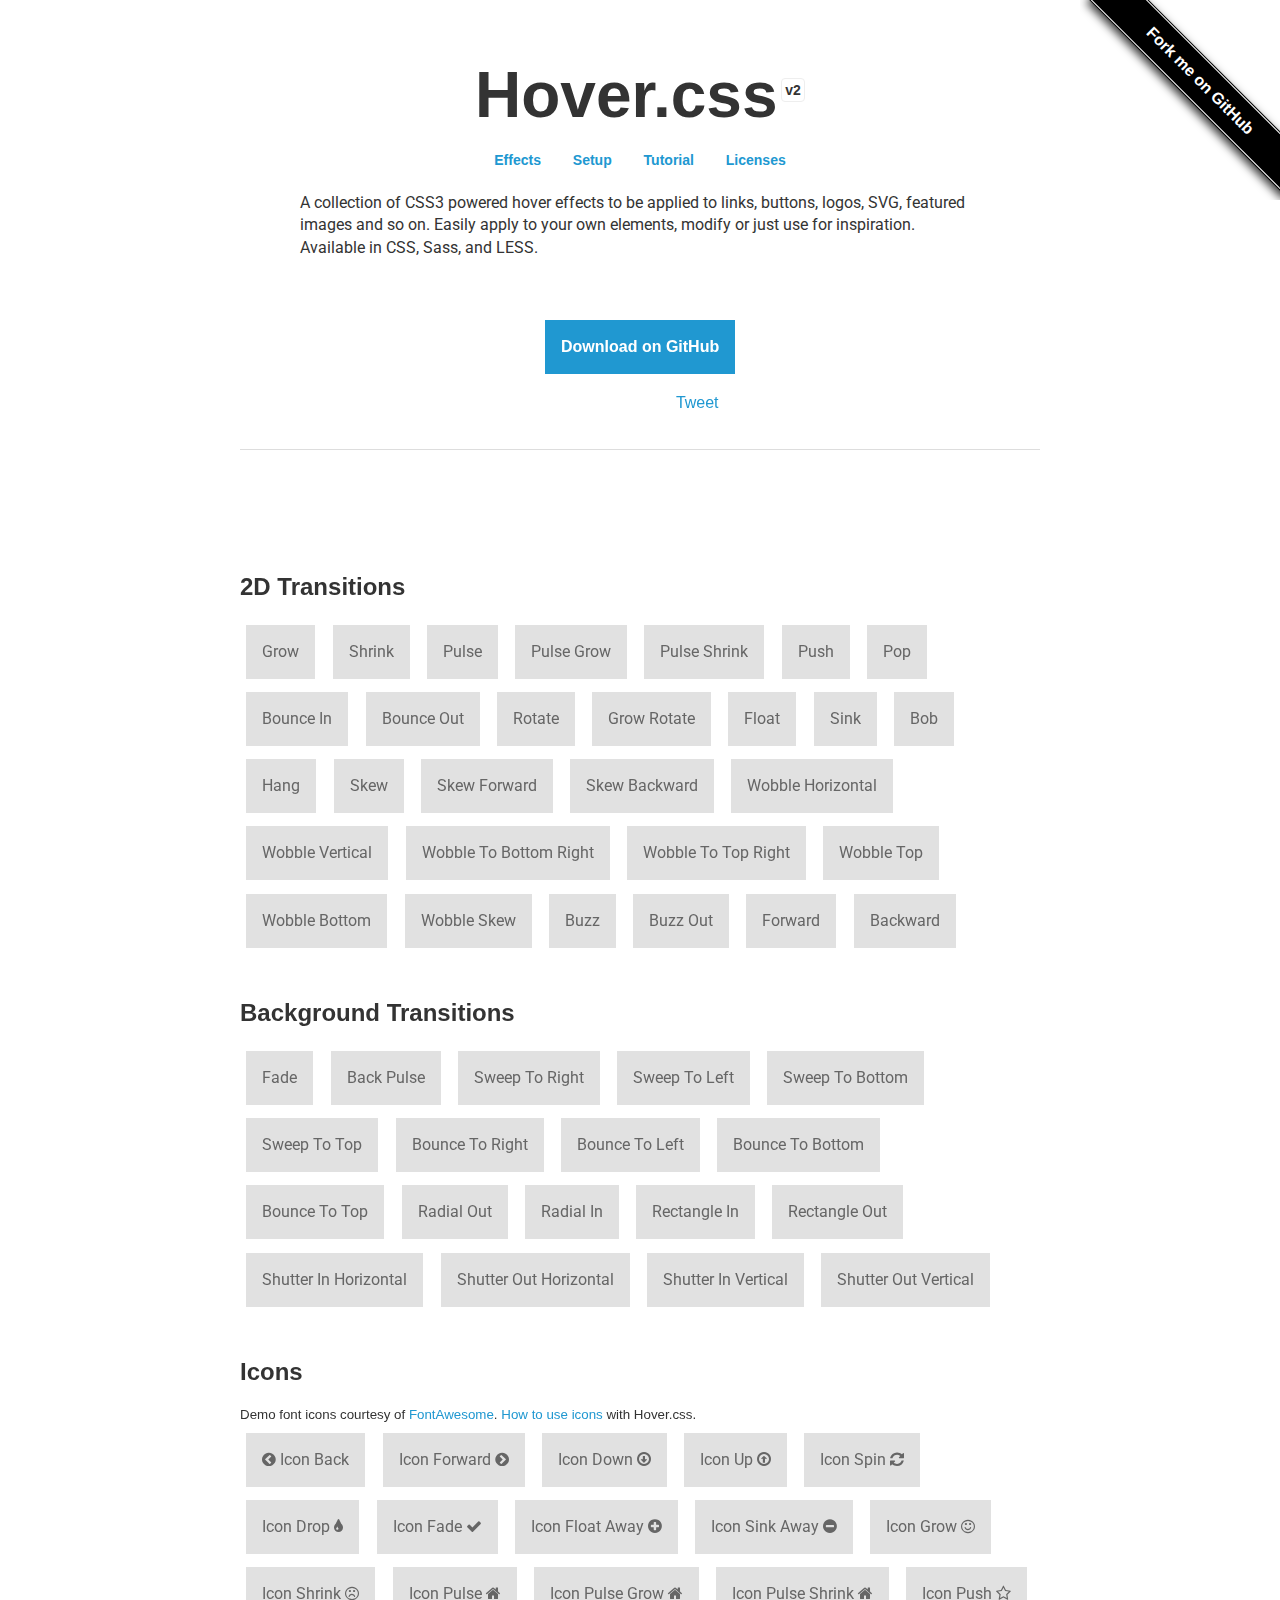
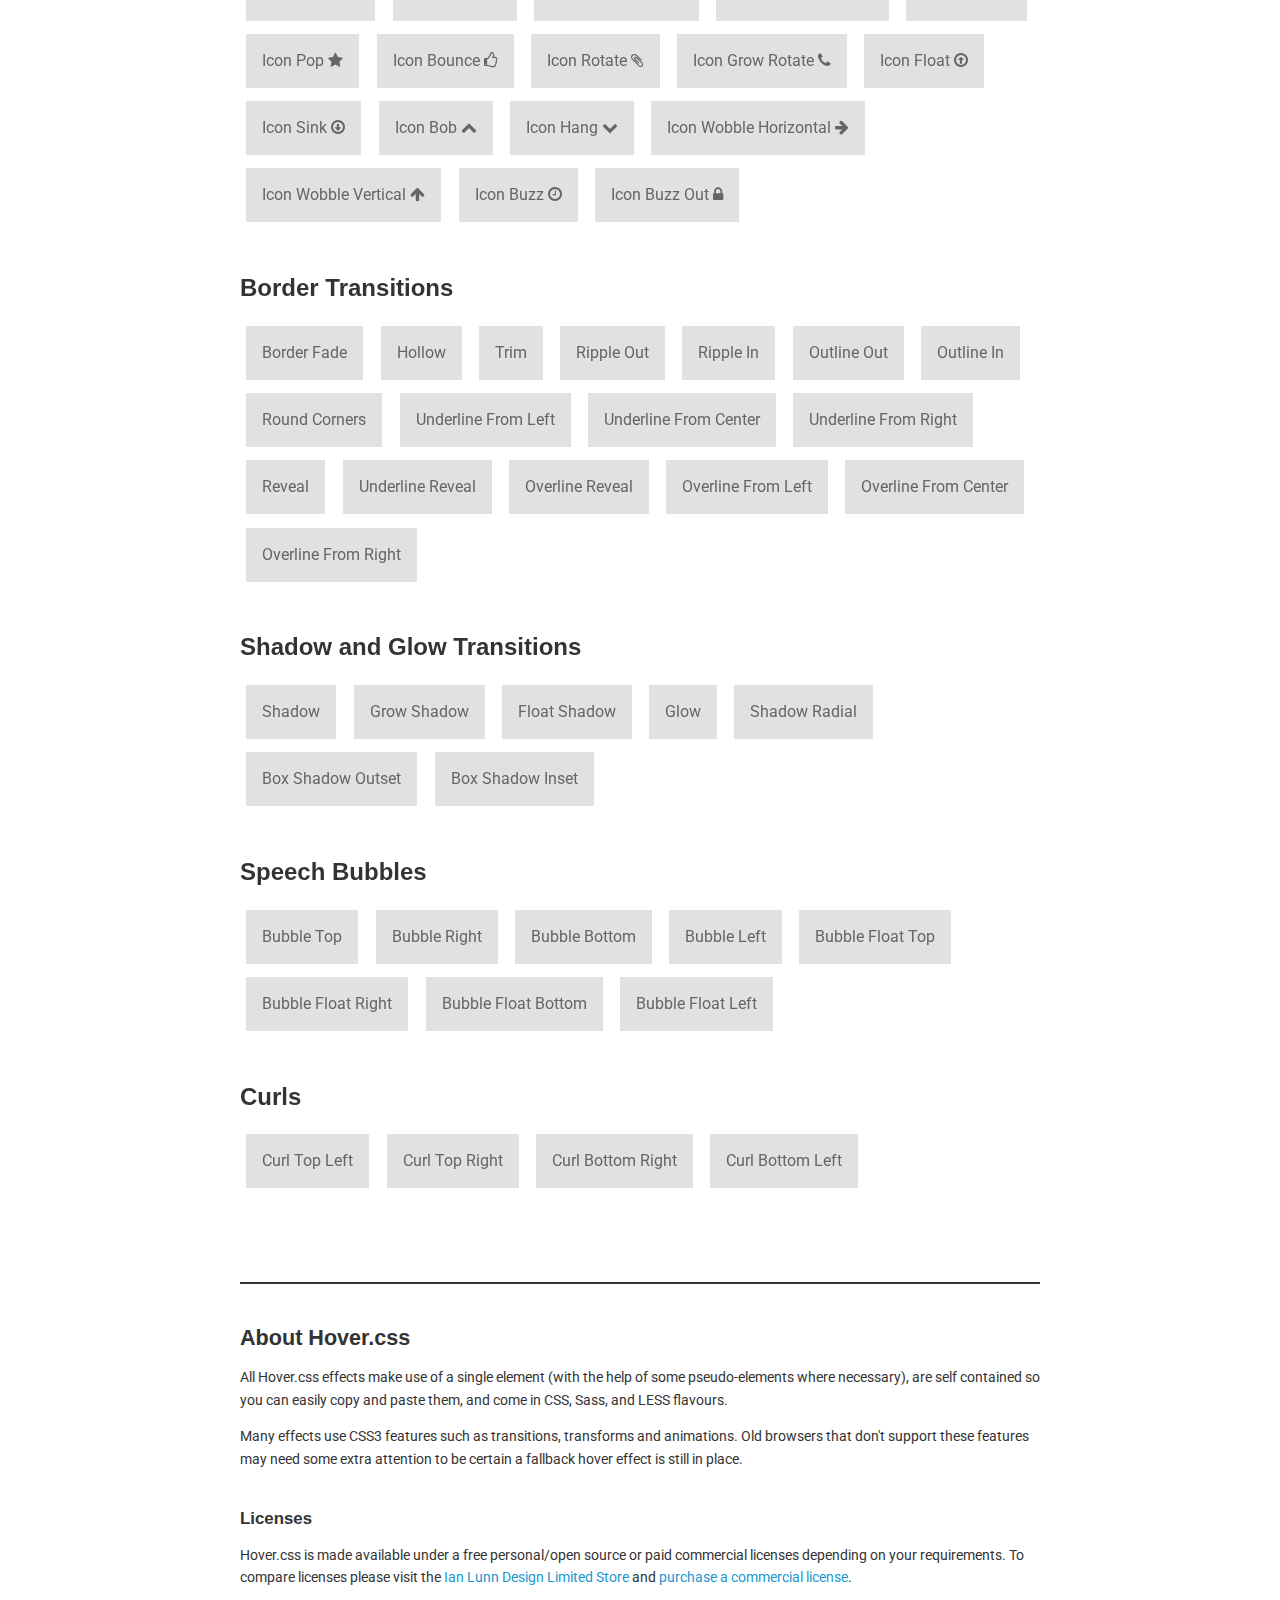
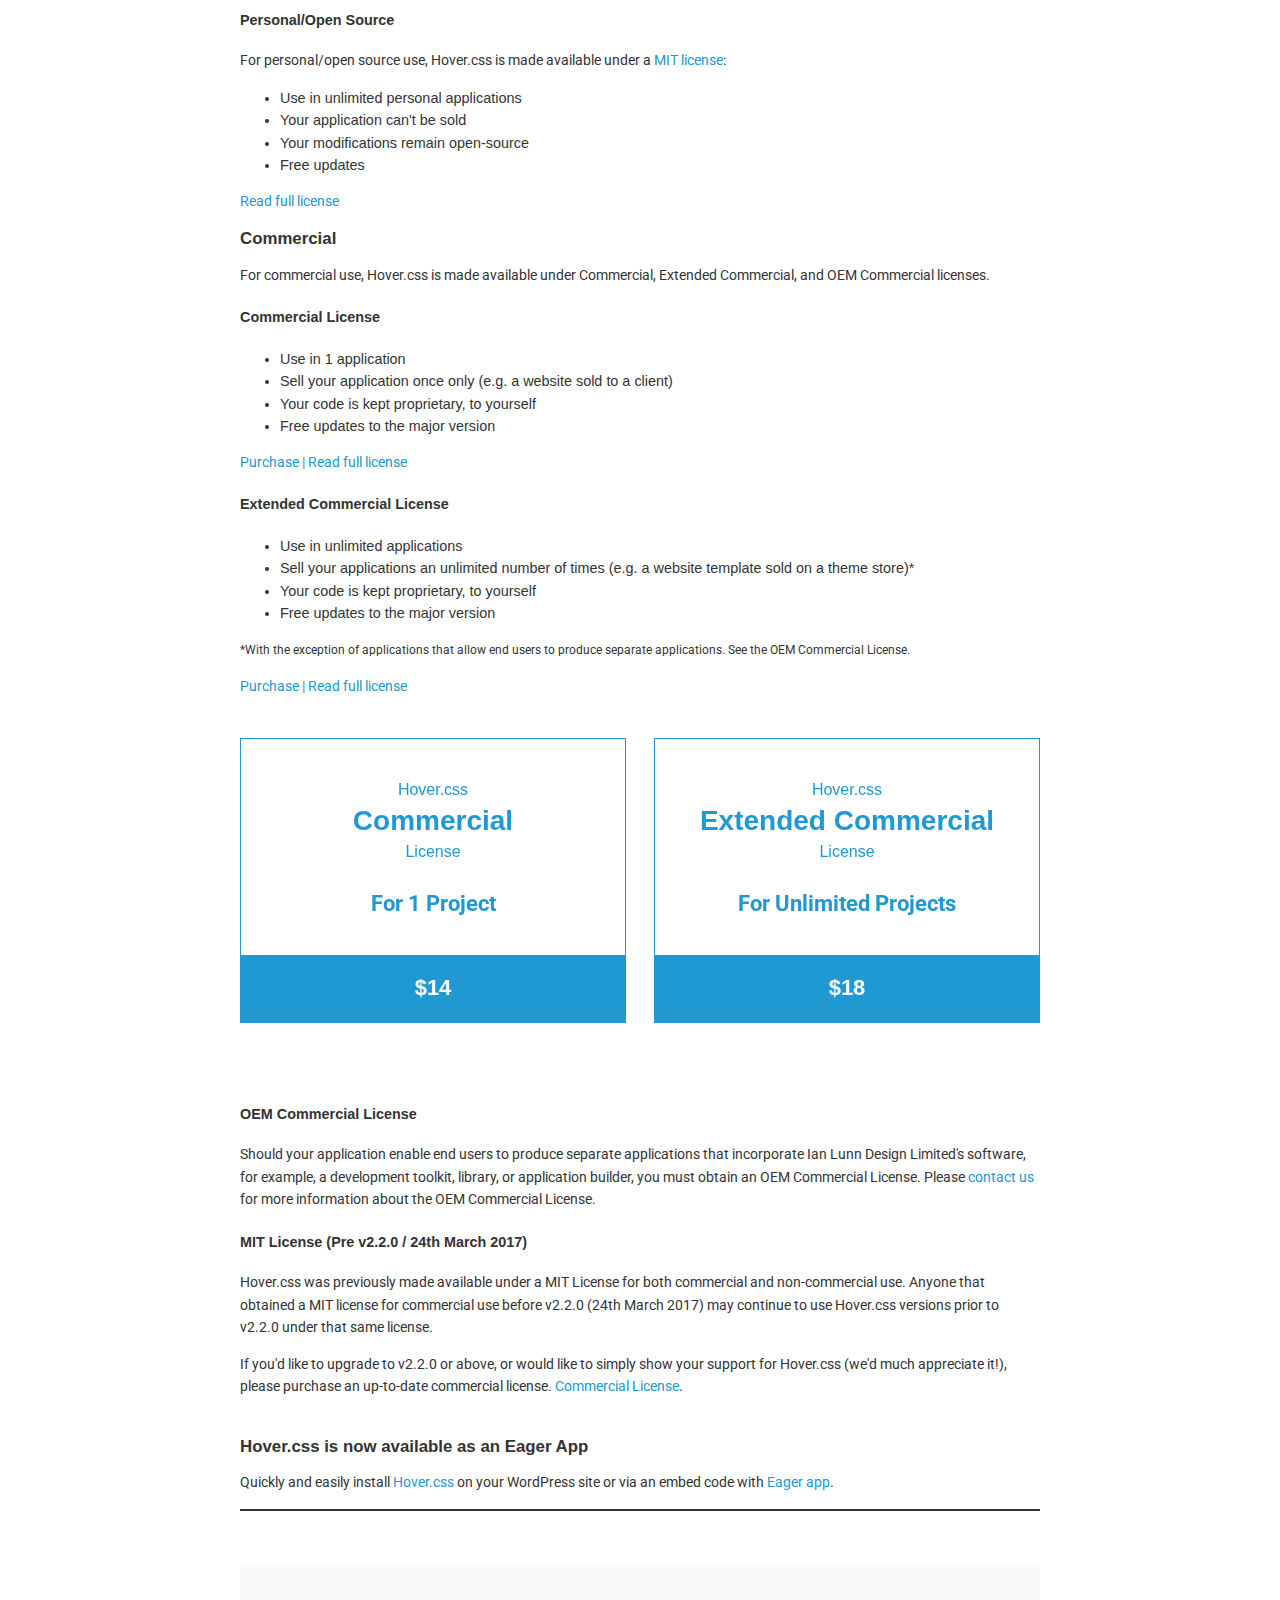
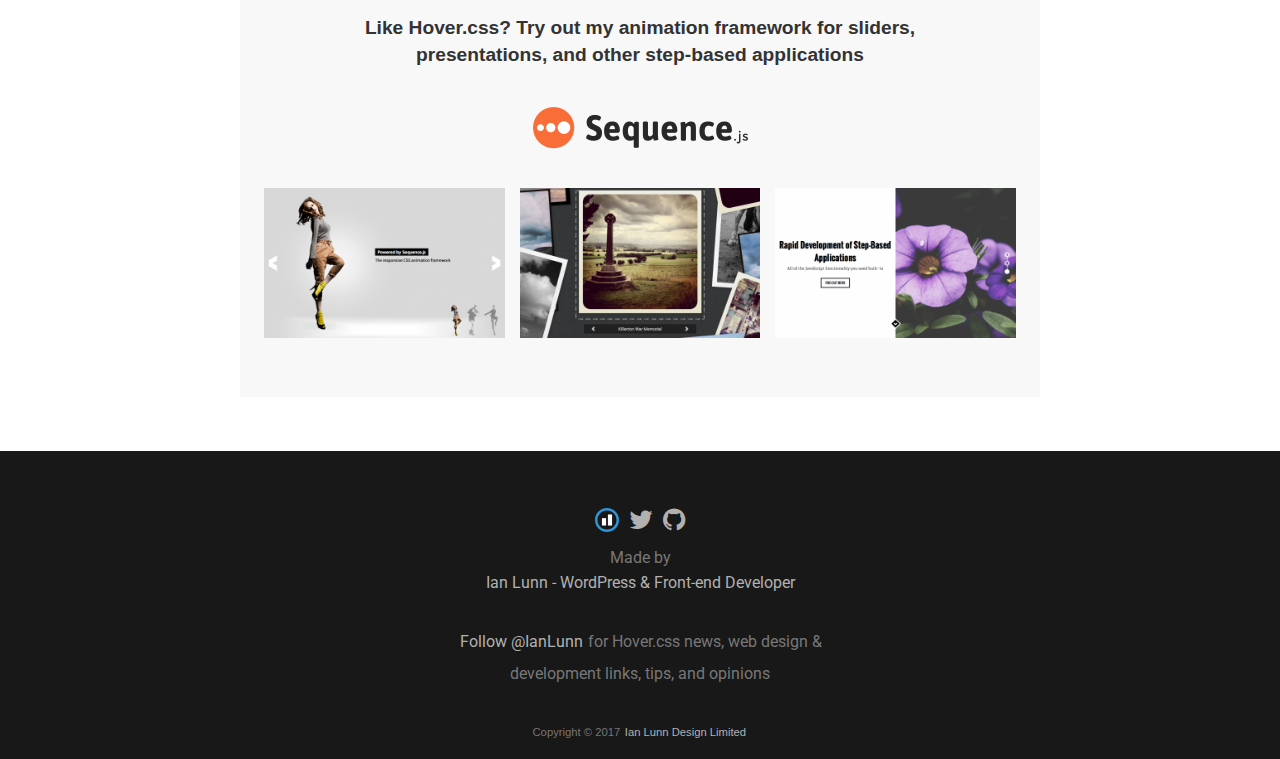
<file: vendor/Hover-master/index.html>
<!DOCTYPE html>
<html lang="en">
	<head>
		<meta charset="utf-8">
		<meta property="og:image" content="https://ianlunn.github.io/Hover/hover.jpg" />
		<meta property="og:site_name" content="Hover.css"/>
		<meta property="og:title" content="Hover.css - A collection of CSS3 powered hover effects" />
		<title>Hover.css - A collection of CSS3 powered hover effects</title>
		<link href="css/demo-page.css" rel="stylesheet" media="all">
		<link href="css/hover.css" rel="stylesheet" media="all">
		<link href="https://maxcdn.bootstrapcdn.com/font-awesome/4.2.0/css/font-awesome.min.css" rel="stylesheet" media="all">
	</head>
	<body>

		<!--[if lt IE 10]>
		<p class="browsehappy">You are using an <strong>outdated</strong> browser. Please <a href="https://browsehappy.com/">upgrade your browser</a> to improve your experience.</p>
		<![endif]-->

		<div class="main">
			<span id="forkongithub"><a href="https://github.com/IanLunn/Hover">Fork me on GitHub</a></span>

			<h1>Hover.css <a href="https://github.com/IanLunn/Hover/releases" class="sup" title="View release history">v2</a></h1>

			<nav>
				<ul>
					<li><a href="#effects" title="Effects">Effects</a></li>
					<li><a href="https://github.com/IanLunn/Hover/blob/master/README.md#hovercss" title="Setup">Setup</a></li>
					<li><a href="https://ianlunn.co.uk/articles/hover-css-tutorial-introduction/" title="hover.css Tutorial and Introduction">Tutorial</a></li>
					<li><a href="#licenses" title="Licenses">Licenses</a></li>
				</ul>
			</nav>

			<p class="intro">A collection of CSS3 powered hover effects to be applied to links, buttons, logos, SVG, featured images and so on. Easily apply to your own elements, modify or just use for inspiration. Available in CSS, Sass, and LESS.</p>

			<div class="download aligncenter">
				<a class="button cta hvr-float-shadow" href="https://github.com/IanLunn/Hover">Download on GitHub</a>
			</div>

			<div class="social aligncenter">
				<div class="social-button">
					<iframe src="https://ghbtns.com/github-btn.html?user=IanLunn&repo=Hover&type=watch&count=true" allowtransparency="true" frameborder="0" scrolling="0" width="110" height="20"></iframe>
				</div>

				<div class="social-button">
					<a href="https://twitter.com/share" class="twitter-share-button" data-related="IanLunn" data-dnt="true">Tweet</a>
				</div>
			</div>

			<hr />
			<br />

			<script async type="text/javascript" src="//cdn.carbonads.com/carbon.js?serve=CKYIE23M&placement=ianlunncouk" id="_carbonads_js"></script>

			<div id="effects" class="effects">

				<h2>2D Transitions</h2>

				<a href="#" class="hvr-grow">Grow</a>
				<a href="#" class="hvr-shrink">Shrink</a>
				<a href="#" class="hvr-pulse">Pulse</a>
				<a href="#" class="hvr-pulse-grow">Pulse Grow</a>
				<a href="#" class="hvr-pulse-shrink">Pulse Shrink</a>
				<a href="#" class="hvr-push">Push</a>
				<a href="#" class="hvr-pop">Pop</a>
				<a href="#" class="hvr-bounce-in">Bounce In</a>
				<a href="#" class="hvr-bounce-out">Bounce Out</a>
				<a href="#" class="hvr-rotate">Rotate</a>
				<a href="#" class="hvr-grow-rotate">Grow Rotate</a>
				<a href="#" class="hvr-float">Float</a>
				<a href="#" class="hvr-sink">Sink</a>
				<a href="#" class="hvr-bob">Bob</a>
				<a href="#" class="hvr-hang">Hang</a>
				<a href="#" class="hvr-skew">Skew</a>
				<a href="#" class="hvr-skew-forward">Skew Forward</a>
				<a href="#" class="hvr-skew-backward">Skew Backward</a>
				<a href="#" class="hvr-wobble-horizontal">Wobble Horizontal</a>
				<a href="#" class="hvr-wobble-vertical">Wobble Vertical</a>
				<a href="#" class="hvr-wobble-to-bottom-right">Wobble To Bottom Right</a>
				<a href="#" class="hvr-wobble-to-top-right">Wobble To Top Right</a>
				<a href="#" class="hvr-wobble-top">Wobble Top</a>
				<a href="#" class="hvr-wobble-bottom">Wobble Bottom</a>
				<a href="#" class="hvr-wobble-skew">Wobble Skew</a>
				<a href="#" class="hvr-buzz">Buzz</a>
				<a href="#" class="hvr-buzz-out">Buzz Out</a>
				<a href="#" class="hvr-forward">Forward</a>
				<a href="#" class="hvr-backward">Backward</a>


				<h2>Background Transitions</h2>

				<a href="#" class="hvr-fade">Fade</a>
				<a href="#" class="hvr-back-pulse">Back Pulse</a>
				<a href="#" class="hvr-sweep-to-right">Sweep To Right</a>
				<a href="#" class="hvr-sweep-to-left">Sweep To Left</a>
				<a href="#" class="hvr-sweep-to-bottom">Sweep To Bottom</a>
				<a href="#" class="hvr-sweep-to-top">Sweep To Top</a>
				<a href="#" class="hvr-bounce-to-right">Bounce To Right</a>
				<a href="#" class="hvr-bounce-to-left">Bounce To Left</a>
				<a href="#" class="hvr-bounce-to-bottom">Bounce To Bottom</a>
				<a href="#" class="hvr-bounce-to-top">Bounce To Top</a>
				<a href="#" class="hvr-radial-out">Radial Out</a>
				<a href="#" class="hvr-radial-in">Radial In</a>
				<a href="#" class="hvr-rectangle-in">Rectangle In</a>
				<a href="#" class="hvr-rectangle-out">Rectangle Out</a>
				<a href="#" class="hvr-shutter-in-horizontal">Shutter In Horizontal</a>
				<a href="#" class="hvr-shutter-out-horizontal">Shutter Out Horizontal</a>
				<a href="#" class="hvr-shutter-in-vertical">Shutter In Vertical</a>
				<a href="#" class="hvr-shutter-out-vertical">Shutter Out Vertical</a>


				<h2>Icons</h2>

				<small>Demo font icons courtesy of <a href="https://fortawesome.github.io/Font-Awesome/">FontAwesome</a>. <a href="https://github.com/IanLunn/Hover/#using-icon-effects">How to use icons</a> with Hover.css.</small>

				<a href="#" class="hvr-icon-back">
					<i class="fa fa-chevron-circle-left hvr-icon"></i> Icon Back
				</a>
				<a href="#" class="hvr-icon-forward">
					Icon Forward
					<i class="fa fa-chevron-circle-right hvr-icon"></i>
				</a>
				<a href="#" class="hvr-icon-down">
					Icon Down <i class="fa fa-arrow-circle-o-down hvr-icon"></i>
				</a>
				<a href="#" class="hvr-icon-up">
					Icon Up <i class="fa fa-arrow-circle-o-up hvr-icon"></i>
				</a>
				<a href="#" class="hvr-icon-spin">
					Icon Spin <i class="fa fa-refresh hvr-icon"></i>
				</a>
				<a href="#" class="hvr-icon-drop">
					Icon Drop <i class="fa fa-tint hvr-icon"></i>
				</a>
				<a href="#" class="hvr-icon-fade">
					Icon Fade <i class="fa fa-check hvr-icon"></i>
				</a>
				<a href="#" class="hvr-icon-float-away">
					Icon Float Away <i class="fa fa-plus-circle hvr-icon"></i>
				</a>
				<a href="#" class="hvr-icon-sink-away">
					Icon Sink Away <i class="fa fa-minus-circle hvr-icon"></i>
				</a>
				<a href="#" class="hvr-icon-grow">
					Icon Grow <i class="fa fa-smile-o hvr-icon"></i>
				</a>
				<a href="#" class="hvr-icon-shrink">
					Icon Shrink <i class="fa fa-frown-o hvr-icon"></i>
				</a>
				<a href="#" class="hvr-icon-pulse">
					Icon Pulse <i class="fa fa-home hvr-icon"></i>
				</a>
				<a href="#" class="hvr-icon-pulse-grow">
					Icon Pulse Grow <i class="fa fa-home hvr-icon"></i>
				</a>
				<a href="#" class="hvr-icon-pulse-shrink">
					Icon Pulse Shrink <i class="fa fa-home hvr-icon"></i>
				</a>
				<a href="#" class="hvr-icon-push">
					Icon Push <i class="fa fa-star-o hvr-icon"></i>
				</a>
				<a href="#" class="hvr-icon-pop">
					Icon Pop <i class="fa fa-star hvr-icon"></i>
				</a>
				<a href="#" class="hvr-icon-bounce">
					Icon Bounce <i class="fa fa-thumbs-o-up hvr-icon"></i>
				</a>
				<a href="#" class="hvr-icon-rotate">
					Icon Rotate <i class="fa fa-paperclip hvr-icon"></i>
				</a>
				<a href="#" class="hvr-icon-grow-rotate">
					Icon Grow Rotate <i class="fa fa-phone hvr-icon"></i>
				</a>
				<a href="#" class="hvr-icon-float">
					Icon Float <i class="fa fa-arrow-circle-o-up hvr-icon"></i>
				</a>
				<a href="#" class="hvr-icon-sink">
					Icon Sink <i class="fa fa-arrow-circle-o-down hvr-icon"></i>
				</a>
				<a href="#" class="hvr-icon-bob">
					Icon Bob <i class="fa fa-chevron-up hvr-icon"></i>
				</a>
				<a href="#" class="hvr-icon-hang">
					Icon Hang <i class="fa fa-chevron-down hvr-icon"></i>
				</a>
				<a href="#" class="hvr-icon-wobble-horizontal">
					Icon Wobble Horizontal <i class="fa fa-arrow-right hvr-icon"></i>
				</a>
				<a href="#" class="hvr-icon-wobble-vertical">
					Icon Wobble Vertical <i class="fa fa-arrow-up hvr-icon"></i>
				</a>
				<a href="#" class="hvr-icon-buzz">
					Icon Buzz <i class="fa fa-clock-o hvr-icon"></i>
				</a>
				<a href="#" class="hvr-icon-buzz-out">
					Icon Buzz Out <i class="fa fa-lock hvr-icon"></i>
				</a>


				<h2>Border Transitions</h2>

				<a href="#" class="hvr-border-fade">Border Fade</a>
				<a href="#" class="hvr-hollow">Hollow</a>
				<a href="#" class="hvr-trim">Trim</a>
				<a href="#" class="hvr-ripple-out">Ripple Out</a>
				<a href="#" class="hvr-ripple-in">Ripple In</a>
				<a href="#" class="hvr-outline-out">Outline Out</a>
				<a href="#" class="hvr-outline-in">Outline In</a>
				<a href="#" class="hvr-round-corners">Round Corners</a>
				<a href="#" class="hvr-underline-from-left">Underline From Left</a>
				<a href="#" class="hvr-underline-from-center">Underline From Center</a>
				<a href="#" class="hvr-underline-from-right">Underline From Right</a>
				<a href="#" class="hvr-reveal">Reveal</a>
				<a href="#" class="hvr-underline-reveal">Underline Reveal</a>
				<a href="#" class="hvr-overline-reveal">Overline Reveal</a>
				<a href="#" class="hvr-overline-from-left">Overline From Left</a>
				<a href="#" class="hvr-overline-from-center">Overline From Center</a>
				<a href="#" class="hvr-overline-from-right">Overline From Right</a>


				<h2>Shadow and Glow Transitions</h2>

				<a href="#" class="hvr-shadow">Shadow</a>
				<a href="#" class="hvr-grow-shadow">Grow Shadow</a>
				<a href="#" class="hvr-float-shadow">Float Shadow</a>
				<a href="#" class="hvr-glow">Glow</a>
				<a href="#" class="hvr-shadow-radial">Shadow Radial</a>
				<a href="#" class="hvr-box-shadow-outset">Box Shadow Outset</a>
				<a href="#" class="hvr-box-shadow-inset">Box Shadow Inset</a>


				<h2>Speech Bubbles</h2>

				<a href="#" class="hvr-bubble-top">Bubble Top</a>
				<a href="#" class="hvr-bubble-right">Bubble Right</a>
				<a href="#" class="hvr-bubble-bottom">Bubble Bottom</a>
				<a href="#" class="hvr-bubble-left">Bubble Left</a>
				<a href="#" class="hvr-bubble-float-top">Bubble Float Top</a>
				<a href="#" class="hvr-bubble-float-right">Bubble Float Right</a>
				<a href="#" class="hvr-bubble-float-bottom">Bubble Float Bottom</a>
				<a href="#" class="hvr-bubble-float-left">Bubble Float Left</a>


				<h2>Curls</h2>

				<a href="#" class="hvr-curl-top-left">Curl Top Left</a>
				<a href="#" class="hvr-curl-top-right">Curl Top Right</a>
				<a href="#" class="hvr-curl-bottom-right">Curl Bottom Right</a>
				<a href="#" class="hvr-curl-bottom-left">Curl Bottom Left</a>
			</div>


			<div class="footer">
				<div class="about">
					<h2>About Hover.css</h2>

					<p>All Hover.css effects make use of a single element (with the help of some pseudo-elements where necessary), are self contained so you can easily copy and paste them, and come in CSS, Sass, and LESS flavours.</p>

					<p>Many effects use CSS3 features such as transitions, transforms and animations. Old browsers that don't support these features may need some extra attention to be certain a fallback hover effect is still in place.</p>

					<br />
					<h3 id="licenses">Licenses</h3>

					<p>Hover.css is made available under a free personal/open source or paid commercial licenses depending on your requirements. To compare licenses please visit the <a href="https://ianlunn.co.uk/store/licenses/">Ian Lunn Design Limited Store</a> and <a href="https://ianlunn.co.uk/store/hover-css/">purchase a commercial license</a>.</p>

					<h4 id="personal">Personal/Open Source</h4>

					<p>For personal/open source use, Hover.css is made available under a <a href="https://opensource.org/licenses/MIT">MIT license</a>:</p>

					<ul>
						<li>Use in unlimited personal applications</li>
						<li>Your application can't be sold</li>
						<li>Your modifications remain open-source</li>
						<li>Free updates</li>
					</ul>

					<p><a href="https://ianlunn.co.uk/store/licenses/personal/">Read full license</a></p>

					<h3 id="commercial-licenses">Commercial</h3>

					<p>For commercial use, Hover.css is made available under Commercial, Extended Commercial, and OEM Commercial licenses.</p>

					<h4 id="commercial">Commercial License</h4>

					<ul>
						<li>Use in 1 application</li>
						<li>Sell your application once only (e.g. a website sold to a client)</li>
						<li>Your code is kept proprietary, to yourself</li>
						<li>Free updates to the major version</li>
					</ul>

					<p><a href="https://ianlunn.co.uk/store/hover-css/?attribute_pa_licenses=commercial">Purchase<a/> | <a href="https://ianlunn.co.uk/store/licenses/commercial/">Read full license</a></p>

					<h4 id="extended-commercial">Extended Commercial License</h4>

					<ul>
						<li>Use in unlimited applications</li>
						<li>Sell your applications an unlimited number of times (e.g. a website template sold on a theme store)*</li>
						<li>Your code is kept proprietary, to yourself</li>
						<li>Free updates to the major version</li>
					</ul>

					<p><small>*With the exception of applications that allow end users to produce separate applications. See the OEM Commercial License.</small></p>

					<p><a href="https://ianlunn.co.uk/store/hover-css/?attribute_pa_licenses=extended-commercial">Purchase<a/> | <a href="https://ianlunn.co.uk/store/licenses/extended-commercial/">Read full license</a></p>

					<div class="licenses">
						<a target="_blank" href="https://ianlunn.co.uk/store/hover-css/?attribute_pa_licenses=commercial" title="Commercial License" class="license hvr-float">
							<div class="license__content">
								<h5 class="license__title"><div>Hover.css</div> Commercial <div>License</div></h5>
								<p class="license__desc">For 1 Project</p>
							</div>
							<span class="license__button button cta">$14</span>
						</a>

						<a target="_blank" href="https://ianlunn.co.uk/store/hover-css/?attribute_pa_licenses=extended-commercial" title="Extended Commercial License" class="license hvr-float">
							<div class="license__content">
								<h5 class="license__title"><div>Hover.css</div> Extended Commercial <div>License</div></h5>
								<p class="license__desc">For Unlimited Projects</p>
							</div>
							<span class="license__button button cta">$18</span>
						</a>
					</div>

					<h4 id="oem-commercial">OEM Commercial License</h4>

					<p>Should your application enable end users to produce separate applications that incorporate Ian Lunn Design Limited's software, for example, a development toolkit, library, or application builder, you must obtain an OEM Commercial License. Please <a href="https://ianlunn.co.uk/contact/">contact us</a> for more information about the OEM Commercial License.</p>

					<h4>MIT License (Pre v2.2.0 / 24th March 2017)</h4>
					<p>Hover.css was previously made available under a MIT License for both commercial and non-commercial use. Anyone that obtained a MIT license for commercial use before v2.2.0 (24th March 2017) may continue to use Hover.css versions prior to v2.2.0 under that same license.</p>

					<p>If you'd like to upgrade to v2.2.0 or above, or would like to simply show your support for Hover.css (we'd much appreciate it!), please purchase an up-to-date commercial license. <a href="https://ianlunn.co.uk/store/hover-css/?attribute_pa_licenses=commercial" title="Commercial License">Commercial License</a>.</p>

					<br />
					<h3>Hover.css is now available as an Eager App</h3>
					<p>Quickly and easily install <a href="https://eager.io/app/AN_LdP2tOk0f">Hover.css</a> on your WordPress site or via an embed code with <a href="https://eager.io/">Eager app</a>.</p>
				</div>
			</div>

			<div class="ad">
				<h2>Like Hover.css? Try out my animation framework for sliders,<br /> presentations, and other step-based applications</h2>

				<a class="ad__logo" href="https://www.sequencejs.com/" title="Learn more about Sequence.js">
					<img src="sequence-logo.png" alt="Sequence.js" />
				</a>

				<div class="ad__preview">
					<a href="https://www.sequencejs.com/" title="Learn more about Sequence.js"><img src="modern-slide-in.png" /></a> <a class="second" href="https://www.sequencejs.com/" title="Learn more about Sequence.js"><img src="photo-stack.png" /></a> <a href="https://www.sequencejs.com/" title="Learn more about Sequence.js"><img src="two-up.png" /></a>
				</div>
			</div>

		</div>

		<div class="made-by group">
			<ul>
				<li>
					<!-- "IL" logo Copyright (c) Ian Lunn Design Limited 2017 -->
					<a cass="icon__ild" href="https://ianlunn.co.uk/" title="Ian Lunn - WordPress &amp; Front End Developer" target="_blank" class="ild-ident">
						<svg class="" onmouseenter="el=this;el.classList.add('active');setTimeout(function(){el.classList.remove('active')},600);" xmlns="https://www.w3.org/2000/svg" width="24" height="30" viewBox="0 0 52 52">
							<g class="circle-holder">
								<path class="circle" fill="#2E96D6" d="M5.4 26c0-11.4 9.2-20.6 20.6-20.6s20.6 9.2 20.6 20.6c0 11.4-9.2 20.6-20.6 20.6s-20.6-9.2-20.6-20.6zm-5.4 0c0 14.4 11.6 26 26 26s26-11.6 26-26-11.6-26-26-26-26 11.6-26 26z"></path>
							</g>
							<path class="i" fill="#fff" d="M15 22h9v16h-9v-16z"></path>
							<path class="l" fill="#fff" d="M28 14h9v24h-9v-24z"></path>
						</svg>
					</a>
				</li>
				<li><a class="icon__twitter" href="https://twitter.com/IanLunn/" title="Ian Lunn on Twitter" target="_blank"><i class="fa fa-twitter"></i></a></li>
				<li><a class="icon__github" href="https://github.com/IanLunn/Hover/" title="Hover.css on GitHub" target="_blank"><i class="fa fa-github"></i></a></li>
			</ul>
			<p>Made by<br /><a href="https://ianlunn.co.uk/" title="Ian Lunn - WordPress &amp; Front End Developer" target="_blank">Ian Lunn - WordPress &amp; Front-end Developer</a></p>

			<p class="follow"><a href="https://twitter.com/IanLunn" class="twitter-follow-button" data-show-count="false" data-dnt="true" data-size="large">Follow @IanLunn</a> for Hover.css news, web design &amp;<br /> development links, tips, and opinions</p>
			<small>Copyright &copy; 2017 <a href="https://ianlunn.co.uk/" title="Ian Lunn - WordPress &amp; Front End Developer" target="_blank">Ian Lunn Design Limited</a></small>
		</div>

		<script>
			/**
			 * Used to demonstrate Hover.css only. Not required when adding
			 * Hover.css to your own pages. Prevents a link from being
			 * navigated and gaining focus.
			 */
			var effects = document.querySelectorAll('.effects')[0];

			effects.addEventListener('click', function(e) {

				if (e.target.className.indexOf('hvr') > -1) {
					e.preventDefault();
					e.target.blur();

				}
			});
		</script>

		<script>!function(d,s,id){var js,fjs=d.getElementsByTagName(s)[0],p=/^https:/.test(d.location)?'http':'https';if(!d.getElementById(id)){js=d.createElement(s);js.id=id;js.src=p+'://platform.twitter.com/widgets.js';fjs.parentNode.insertBefore(js,fjs);}}(document, 'script', 'twitter-wjs');</script>

		<script>
		  (function(i,s,o,g,r,a,m){i['GoogleAnalyticsObject']=r;i[r]=i[r]||function(){
		  (i[r].q=i[r].q||[]).push(arguments)},i[r].l=1*new Date();a=s.createElement(o),
		  m=s.getElementsByTagName(o)[0];a.async=1;a.src=g;m.parentNode.insertBefore(a,m)
		  })(window,document,'script','//www.google-analytics.com/analytics.js','ga');

		  ga('create', 'UA-11991680-4', 'ianlunn.github.io');
		  ga('send', 'pageview');
		</script>
	</body>
</html>
</file>
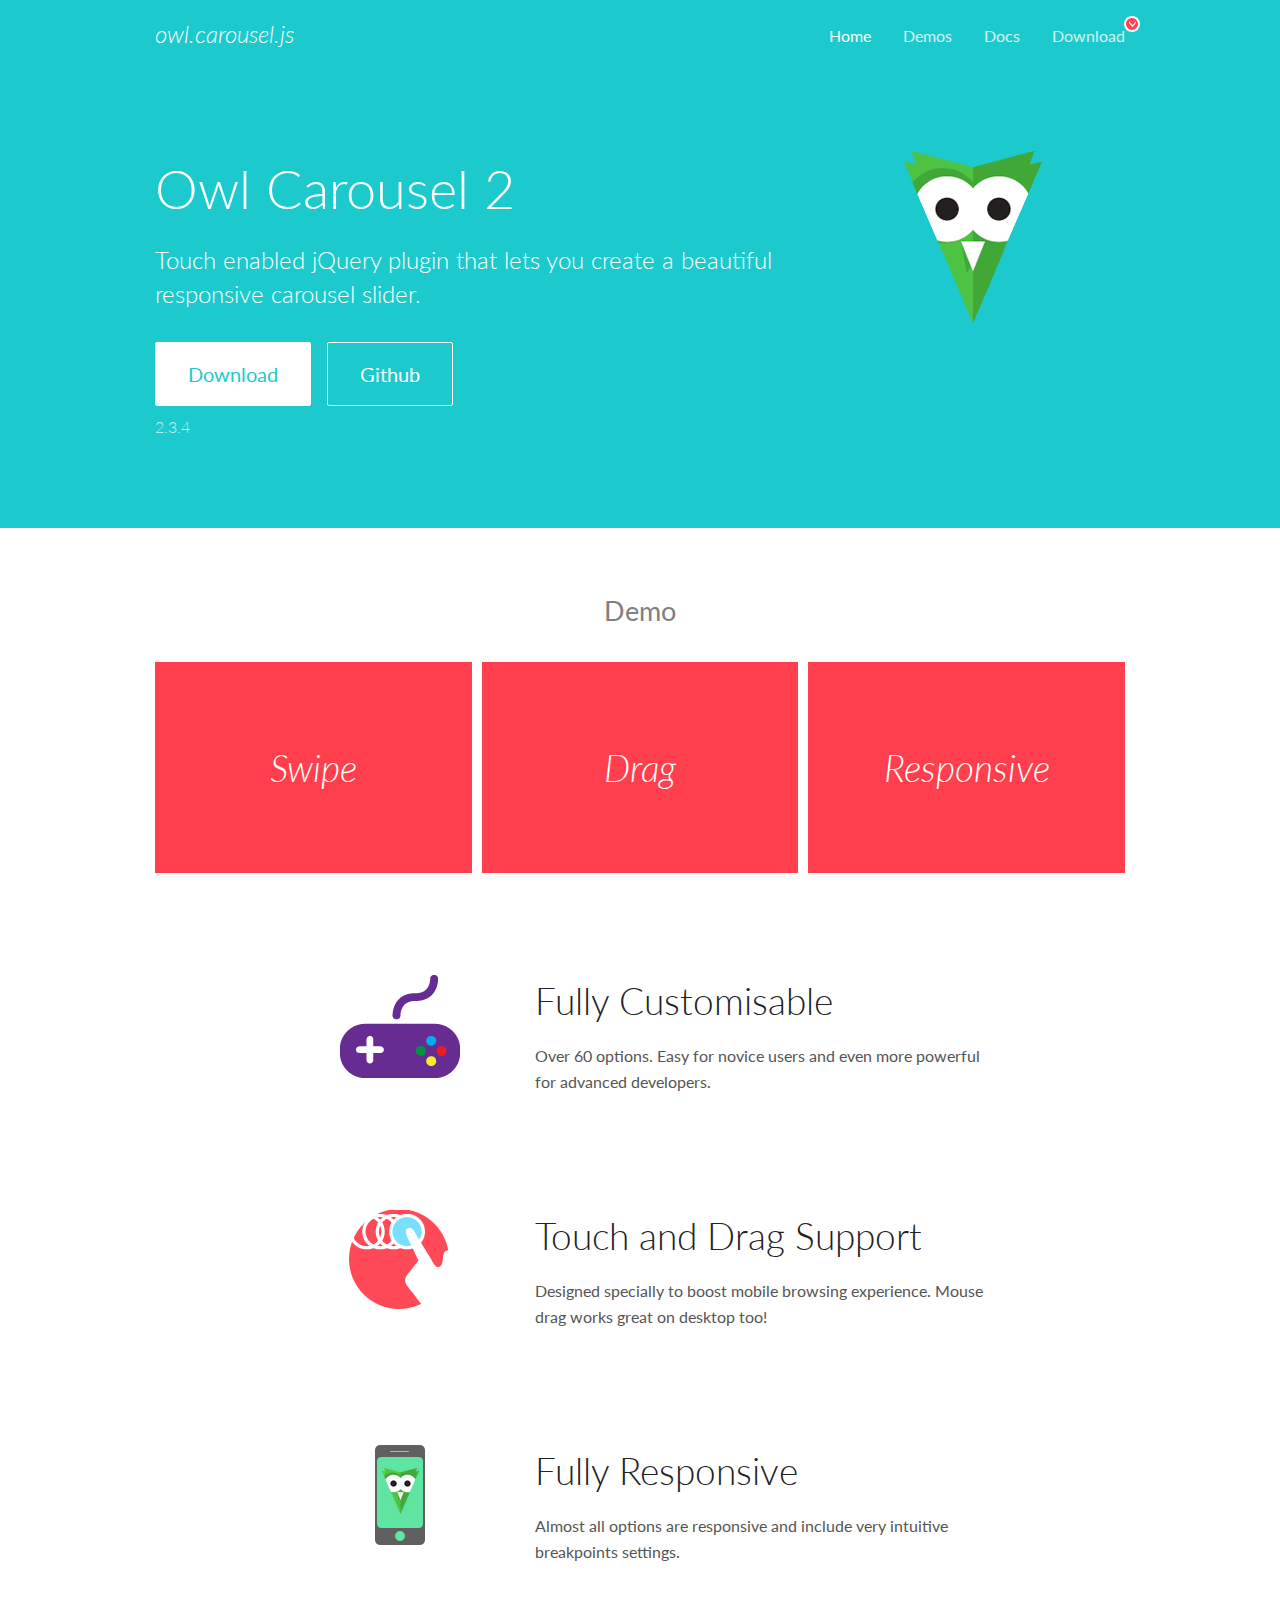
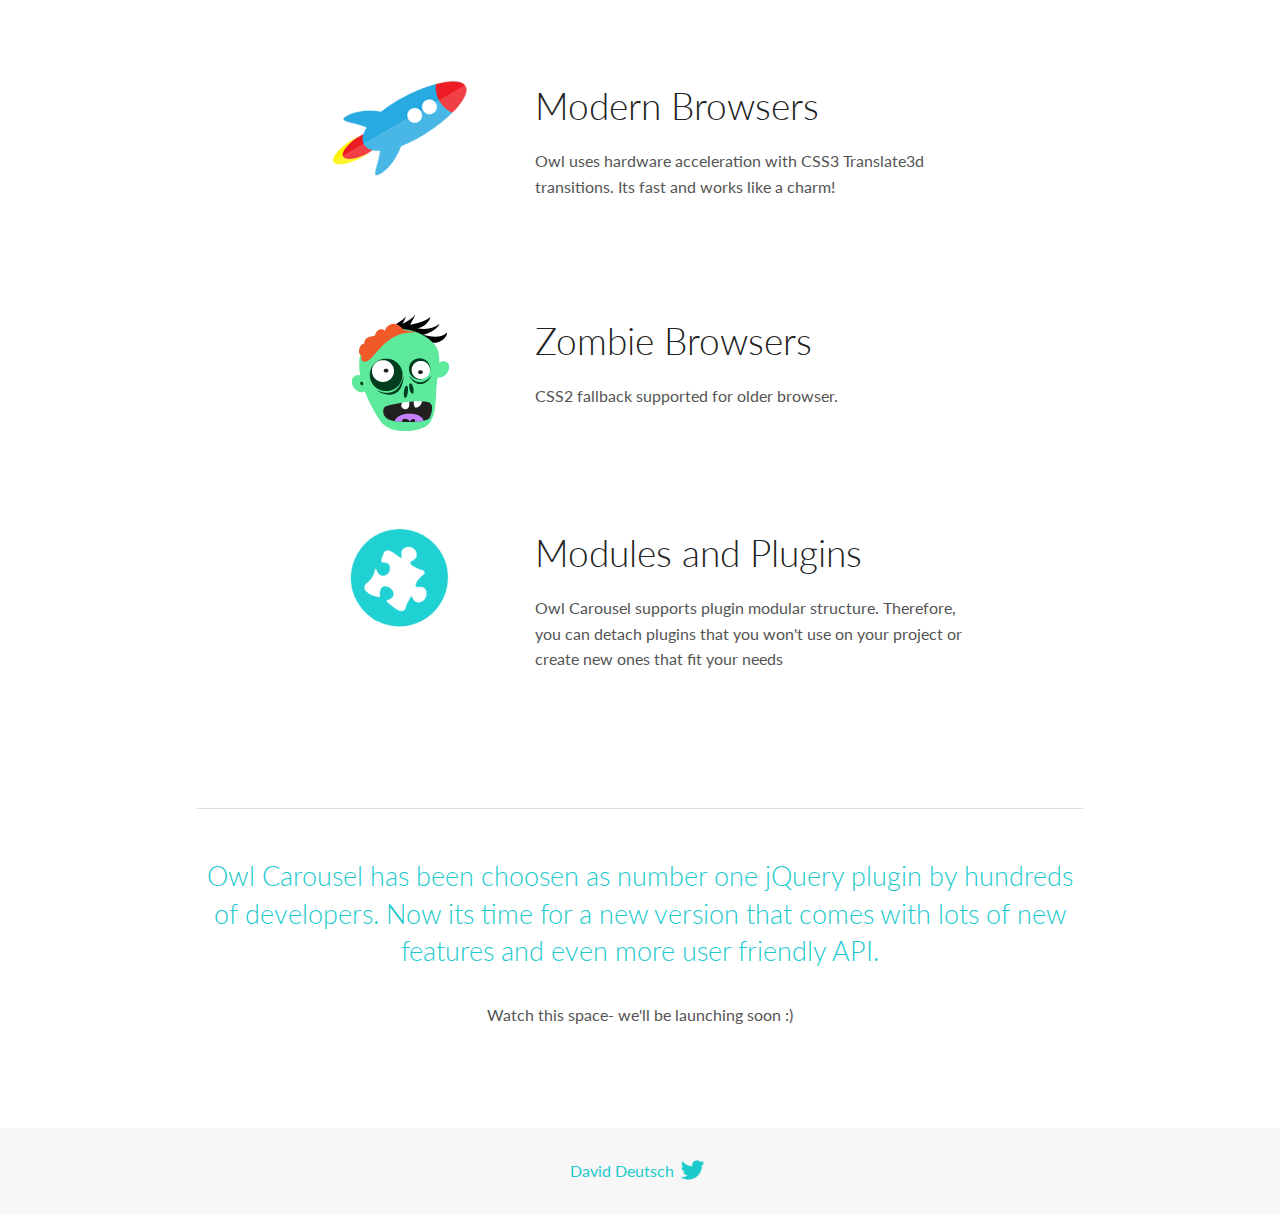
<file: vendor/owlCarousel/docs/index.html>
<!DOCTYPE html>
<html lang="en">
  <head>

    <!-- head -->
    <meta charset="utf-8">
    <meta name="msapplication-tap-highlight" content="no" />
    <meta name="viewport" content="width=device-width, initial-scale=1.0" />
    <meta name="description" content="Touch enabled jQuery plugin that lets you create beautiful responsive carousel slider.">
    <meta name="author" content="David Deutsch">
    <title>
      Home | Owl Carousel | 2.3.4
    </title>

    <!-- Stylesheets -->
    <link href='https://fonts.googleapis.com/css?family=Lato:300,400,700,400italic,300italic' rel='stylesheet' type='text/css'>
    <link rel="stylesheet" href="assets/css/docs.theme.min.css">

    <!-- Owl Stylesheets -->
    <link rel="stylesheet" href="assets/owlcarousel/assets/owl.carousel.min.css">
    <link rel="stylesheet" href="assets/owlcarousel/assets/owl.theme.default.min.css">

    <!-- HTML5 shim and Respond.js IE8 support of HTML5 elements and media queries -->

    <!--[if lt IE 9]>
      <script src="https://oss.maxcdn.com/libs/html5shiv/3.7.0/html5shiv.js"></script>
      <script src="https://oss.maxcdn.com/libs/respond.js/1.3.0/respond.min.js"></script>
    <![endif]-->

    <!-- Favicons -->
    <link rel="apple-touch-icon-precomposed" sizes="144x144" href="assets/ico/apple-touch-icon-144-precomposed.png">
    <link rel="shortcut icon" href="assets/ico/favicon.png">
    <link rel="shortcut icon" href="favicon.ico">

    <!-- Yeah i know js should not be in header. Its required for demos.-->

    <!-- javascript -->
    <script src="assets/vendors/jquery.min.js"></script>
    <script src="assets/owlcarousel/owl.carousel.js"></script>
  </head>
  <body>

    <!-- header -->
    <header class="header">
      <div class="row">
        <div class="large-12 columns">
          <div class="brand left">
            <h3>
              <a href="/OwlCarousel2/">owl.carousel.js</a> 
            </h3>
          </div>
          <a id="toggle-nav" class="right">
            <span></span> <span></span> <span></span> 
          </a> 
          <div class="nav-bar">
            <ul class="clearfix">
              <li class="active">
                <a href="/OwlCarousel2/index.html">Home</a> 
              </li>
              <li> <a href="/OwlCarousel2/demos/demos.html">Demos</a>  </li>
              <li> <a href="/OwlCarousel2/docs/started-welcome.html">Docs</a>  </li>
              <li>
                <a href="https://github.com/OwlCarousel2/OwlCarousel2/archive/2.3.4.zip">Download</a> 
                <span class="download"></span> 
              </li>
            </ul>
          </div>
        </div>
      </div>
    </header>

    <!-- home panel -->
    <section id="hero">
      <div class="row">
        <div class="large-8 medium-8 columns">
          <h1>Owl Carousel 2</h1>
          <h4>Touch enabled jQuery plugin that lets you create a beautiful responsive carousel slider.</h4>
          <a href="https://github.com/OwlCarousel2/OwlCarousel2/archive/2.3.4.zip" class="hero-button">Download</a> 
          <a href="https://github.com/OwlCarousel2/OwlCarousel2" class="hero-button outline">Github</a> 
          <p>2.3.4</p>
        </div>
        <div class="large-4 medium-4 columns">
          <img class="owl-logo" src="assets/img/owl-logo.png" alt="mr. Owl">
        </div>
      </div>
    </section>

    <!-- body -->
    <div class="home-demo">
      <div class="row">
        <div class="large-12 columns">
          <h3>Demo</h3>
          <div class="owl-carousel">
            <div class="item">
              <h2>Swipe</h2>
            </div>
            <div class="item">
              <h2>Drag</h2>
            </div>
            <div class="item">
              <h2>Responsive</h2>
            </div>
            <div class="item">
              <h2>CSS3</h2>
            </div>
            <div class="item">
              <h2>Fast</h2>
            </div>
            <div class="item">
              <h2>Easy</h2>
            </div>
            <div class="item">
              <h2>Free</h2>
            </div>
            <div class="item">
              <h2>Upgradable</h2>
            </div>
            <div class="item">
              <h2>Tons of options</h2>
            </div>
            <div class="item">
              <h2>Infinity</h2>
            </div>
            <div class="item">
              <h2>Auto Width</h2>
            </div>
          </div>
        </div>
      </div>
    </div>
    <script>
      var owl = $('.owl-carousel');
      owl.owlCarousel({
        margin: 10,
        loop: true,
        responsive: {
          0: {
            items: 1
          },
          600: {
            items: 2
          },
          1000: {
            items: 3
          }
        }
      })
    </script>

    <!-- features -->
    <div id="features">
      <div class="row">
        <div class="small-12 medium-9 small-centered columns">
          <section class="row feature">
            <div class="medium-4 small-12 columns">
              <img src="assets/img/feature-options.png" alt="">
            </div>
            <div class="medium-8 small-12 columns">
              <h2>Fully Customisable</h2>
              <p>Over 60 options. Easy for novice users and even more powerful for advanced developers.</p>
            </div>
          </section>
          <section class="row feature">
            <div class="medium-4 small-12 columns">
              <img src="assets/img/feature-drag.png" alt="">
            </div>
            <div class="medium-8 small-12 columns">
              <h2>Touch and Drag Support</h2>
              <p>Designed specially to boost mobile browsing experience. Mouse drag works great on desktop too!</p>
            </div>
          </section>
          <section class="row feature">
            <div class="medium-4 small-12 columns">
              <img src="assets/img/feature-responsive.png" alt="">
            </div>
            <div class="medium-8 small-12 columns">
              <h2>Fully Responsive</h2>
              <p>Almost all options are responsive and include very intuitive breakpoints settings.</p>
            </div>
          </section>
          <section class="row feature">
            <div class="medium-4 small-12 columns">
              <img src="assets/img/feature-modern.png" alt="">
            </div>
            <div class="medium-8 small-12 columns">
              <h2>Modern Browsers</h2>
              <p>Owl uses hardware acceleration with CSS3 Translate3d transitions. Its fast and works like a charm! </p>
            </div>
          </section>
          <section class="row feature">
            <div class="medium-4 small-12 columns">
              <img src="assets/img/feature-zombie.png" alt="">
            </div>
            <div class="medium-8 small-12 columns">
              <h2>Zombie Browsers</h2>
              <p>CSS2 fallback supported for older browser.</p>
            </div>
          </section>
          <section class="row feature">
            <div class="medium-4 small-12 columns">
              <img src="assets/img/feature-module.png" alt="">
            </div>
            <div class="medium-8 small-12 columns">
              <h2>Modules and Plugins</h2>
              <p>Owl Carousel supports plugin modular structure. Therefore, you can detach plugins that you won&#x27;t use on your project or create new ones that fit your needs</p>
            </div>
          </section>
        </div>
      </div>
    </div>

    <!-- footer -->
    <section id="teaser-text">
      <div class="row">
        <div class="small-12 medium-11 small-centered columns">
          <hr>
          <h3 id="owl-carousel-has-been-choosen-as-number-one-jquery-plugin-by-hundreds-of-developers-now-its-time-for-a-new-version-that-comes-with-lots-of-new-features-and-even-more-user-friendly-api-">Owl Carousel has been choosen as number one jQuery plugin by hundreds of developers. Now its time for a new version that comes with lots of new features and even more user friendly API.</h3>
          <p>Watch this space- we&#39;ll be launching soon :)</p>
        </div>
      </div>
    </section>

    <!-- footer -->
    <footer class="footer">
      <div class="row">
        <div class="large-12 columns">
          <h5>
            <a href="/OwlCarousel2/docs/support-contact.html">David Deutsch</a> 
            <a id="custom-tweet-button" href="https://twitter.com/share?url=https://github.com/OwlCarousel2/OwlCarousel2&text=Owl Carousel - This is so awesome! " target="_blank"></a> 
          </h5>
        </div>
      </div>
    </footer>

    <!-- vendors -->
    <script src="assets/vendors/highlight.js"></script>
    <script src="assets/js/app.js"></script>
  </body>
</html>
</file>
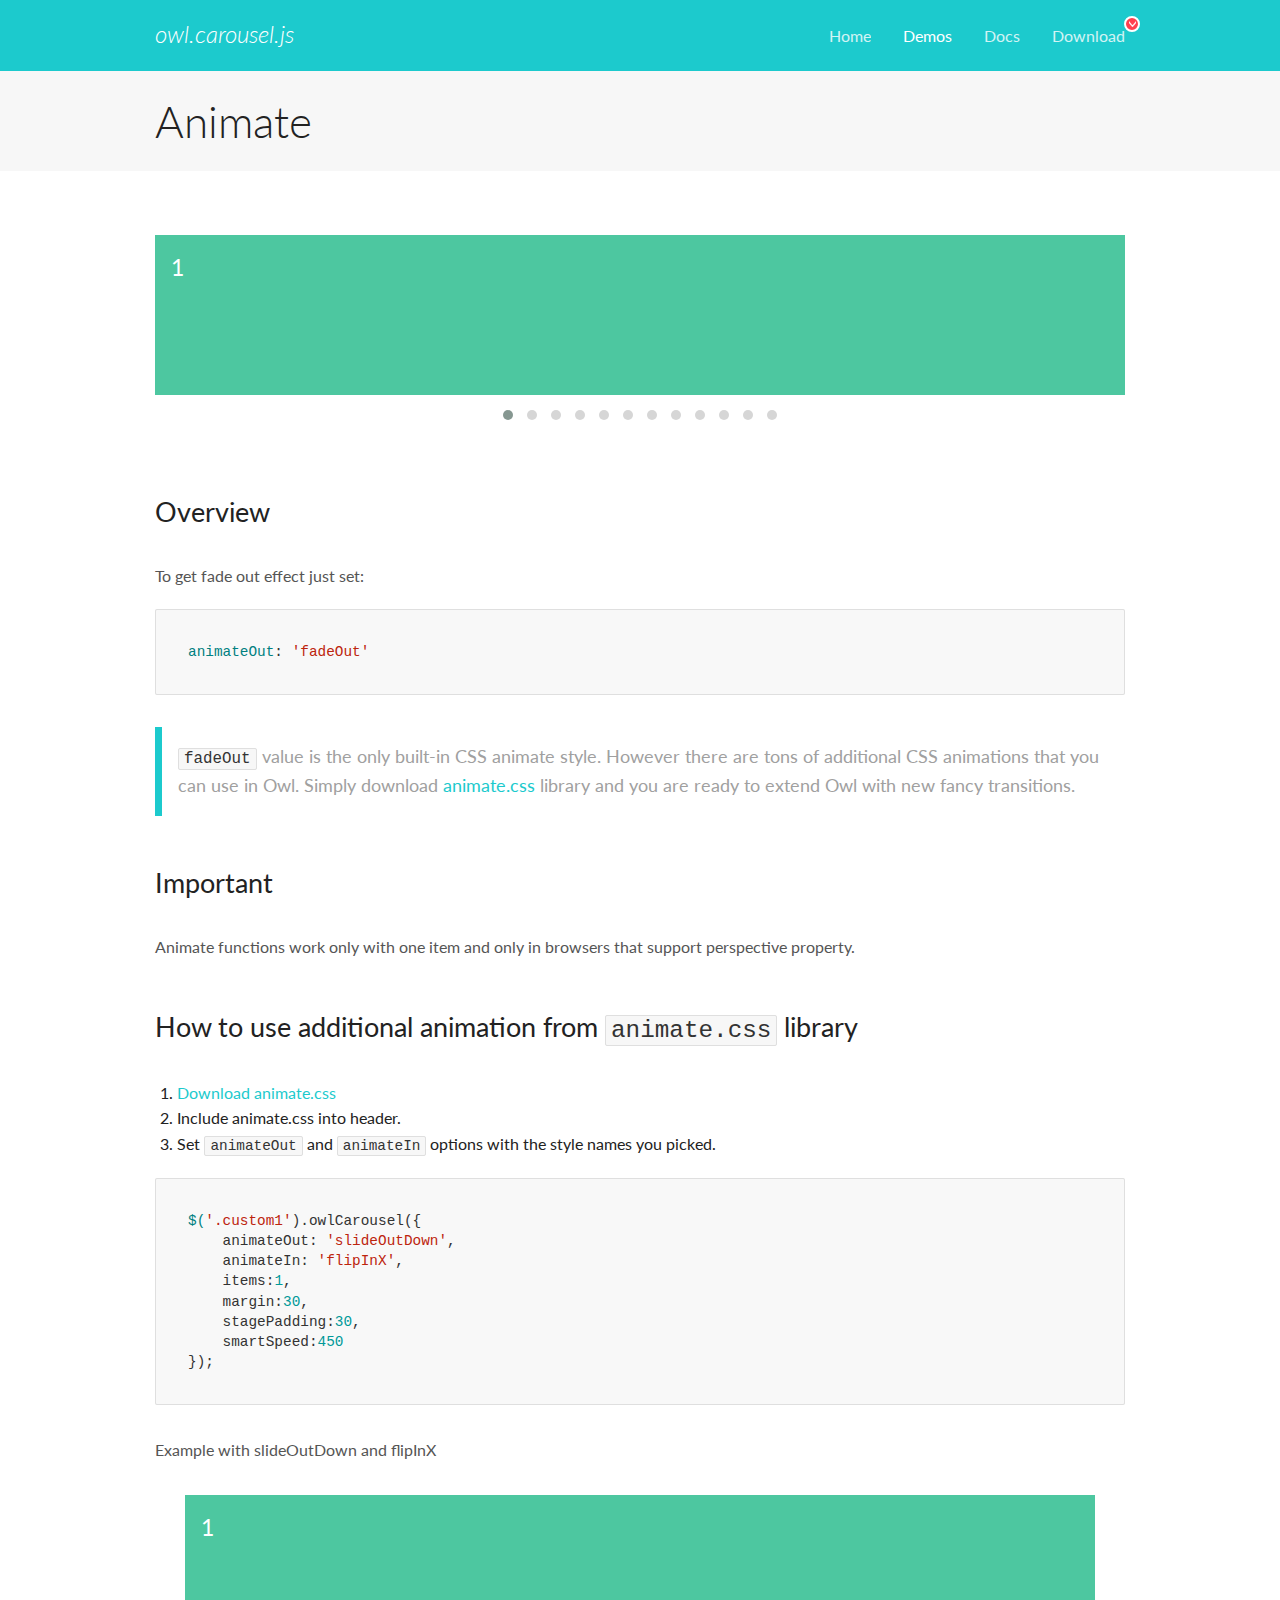
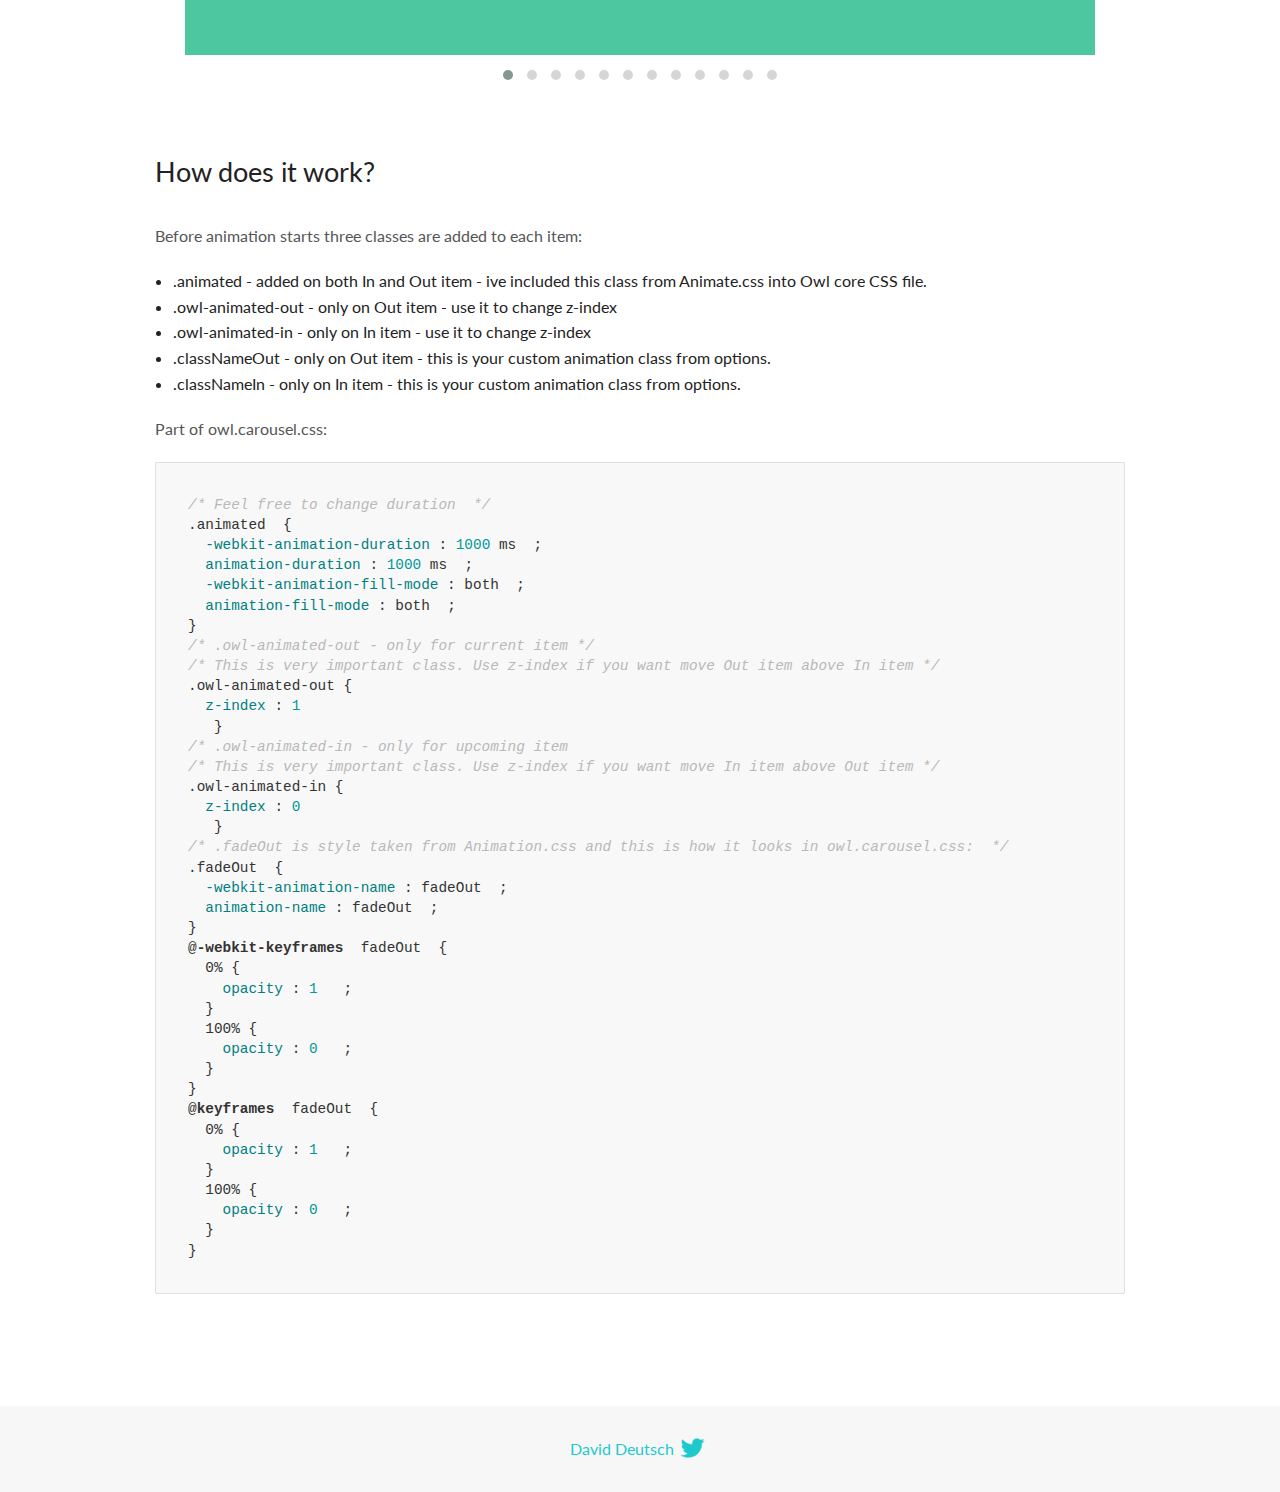
<file: vendor/owlCarousel/docs/demos/animate.html>
<!DOCTYPE html>
<html lang="en">
  <head>

    <!-- head -->
    <meta charset="utf-8">
    <meta name="msapplication-tap-highlight" content="no" />
    <meta name="viewport" content="width=device-width, initial-scale=1.0" />
    <meta name="description" content="Animate carousel">
    <meta name="author" content="David Deutsch">
    <title>
      Animate Demo | Owl Carousel | 2.3.4
    </title>

    <!-- Stylesheets -->
    <link href='https://fonts.googleapis.com/css?family=Lato:300,400,700,400italic,300italic' rel='stylesheet' type='text/css'>
    <link rel="stylesheet" href="../assets/css/docs.theme.min.css">

    <!-- Owl Stylesheets -->
    <link rel="stylesheet" href="../assets/owlcarousel/assets/owl.carousel.min.css">
    <link rel="stylesheet" href="../assets/owlcarousel/assets/owl.theme.default.min.css">

    <!-- HTML5 shim and Respond.js IE8 support of HTML5 elements and media queries -->

    <!--[if lt IE 9]>
      <script src="https://oss.maxcdn.com/libs/html5shiv/3.7.0/html5shiv.js"></script>
      <script src="https://oss.maxcdn.com/libs/respond.js/1.3.0/respond.min.js"></script>
    <![endif]-->

    <!-- Favicons -->
    <link rel="apple-touch-icon-precomposed" sizes="144x144" href="../assets/ico/apple-touch-icon-144-precomposed.png">
    <link rel="shortcut icon" href="../assets/ico/favicon.png">
    <link rel="shortcut icon" href="favicon.ico">

    <!-- Yeah i know js should not be in header. Its required for demos.-->

    <!-- javascript -->
    <script src="../assets/vendors/jquery.min.js"></script>
    <script src="../assets/owlcarousel/owl.carousel.js"></script>
  </head>
  <body>

    <!-- header -->
    <header class="header">
      <div class="row">
        <div class="large-12 columns">
          <div class="brand left">
            <h3>
              <a href="/OwlCarousel2/">owl.carousel.js</a> 
            </h3>
          </div>
          <a id="toggle-nav" class="right">
            <span></span> <span></span> <span></span> 
          </a> 
          <div class="nav-bar">
            <ul class="clearfix">
              <li> <a href="/OwlCarousel2/index.html">Home</a>  </li>
              <li class="active">
                <a href="/OwlCarousel2/demos/demos.html">Demos</a> 
              </li>
              <li> <a href="/OwlCarousel2/docs/started-welcome.html">Docs</a>  </li>
              <li>
                <a href="https://github.com/OwlCarousel2/OwlCarousel2/archive/2.3.4.zip">Download</a> 
                <span class="download"></span> 
              </li>
            </ul>
          </div>
        </div>
      </div>
    </header>

    <!-- title -->
    <section class="title">
      <div class="row">
        <div class="large-12 columns">
          <h1>Animate</h1>
        </div>
      </div>
    </section>

    <!--  Demos -->
    <section id="demos">
      <div class="row">
        <div class="large-12 columns">
          <div class="fadeOut owl-carousel owl-theme">
            <div class="item">
              <h4>1</h4>
            </div>
            <div class="item">
              <h4>2</h4>
            </div>
            <div class="item">
              <h4>3</h4>
            </div>
            <div class="item">
              <h4>4</h4>
            </div>
            <div class="item">
              <h4>5</h4>
            </div>
            <div class="item">
              <h4>6</h4>
            </div>
            <div class="item">
              <h4>7</h4>
            </div>
            <div class="item">
              <h4>8</h4>
            </div>
            <div class="item">
              <h4>9</h4>
            </div>
            <div class="item">
              <h4>10</h4>
            </div>
            <div class="item">
              <h4>11</h4>
            </div>
            <div class="item">
              <h4>12</h4>
            </div>
          </div>
          <h3 id="overview">Overview</h3>
          <p>To get fade out effect just set:</p>
          <pre><code>animateOut: &#39;fadeOut&#39;</code></pre>
          <blockquote>
            <p><code>fadeOut</code> value is the only built-in CSS animate style. However there are tons of additional CSS animations that you can use in Owl. Simply download
              <a href="https://daneden.github.io/animate.css/">animate.css</a>  library and you are ready to extend Owl with new fancy transitions.</p>
          </blockquote>
          <h3 id="important">Important</h3>
          <p>Animate functions work only with one item and only in browsers that support perspective property.</p>
          <h3 id="how-to-use-additional-animation-from-animate-css-library">How to use additional animation from <code>animate.css</code> library</h3>
          <ol>
            <li> <a href="https://daneden.github.io/animate.css/">Download animate.css</a>  </li>
            <li>Include animate.css into header.</li>
            <li>Set <code>animateOut</code> and <code>animateIn</code> options with the style names you picked.</li>
          </ol>
          <pre><code>$(&#39;.custom1&#39;).owlCarousel({
    animateOut: &#39;slideOutDown&#39;,
    animateIn: &#39;flipInX&#39;,
    items:1,
    margin:30,
    stagePadding:30,
    smartSpeed:450
});</code></pre>
          <p>Example with slideOutDown and flipInX</p>
          <div class="custom1 owl-carousel owl-theme">
            <div class="item">
              <h4>1</h4>
            </div>
            <div class="item">
              <h4>2</h4>
            </div>
            <div class="item">
              <h4>3</h4>
            </div>
            <div class="item">
              <h4>4</h4>
            </div>
            <div class="item">
              <h4>5</h4>
            </div>
            <div class="item">
              <h4>6</h4>
            </div>
            <div class="item">
              <h4>7</h4>
            </div>
            <div class="item">
              <h4>8</h4>
            </div>
            <div class="item">
              <h4>9</h4>
            </div>
            <div class="item">
              <h4>10</h4>
            </div>
            <div class="item">
              <h4>11</h4>
            </div>
            <div class="item">
              <h4>12</h4>
            </div>
          </div>
          <h3 id="how-does-it-work-">How does it work?</h3>
          <p>Before animation starts three classes are added to each item:</p>
          <ul>
            <li>.animated - added on both In and Out item - ive included this class from Animate.css into Owl core CSS file.</li>
            <li>.owl-animated-out - only on Out item - use it to change z-index</li>
            <li>.owl-animated-in - only on In item - use it to change z-index</li>
            <li>.classNameOut - only on Out item - this is your custom animation class from options.</li>
            <li>.classNameIn - only on In item - this is your custom animation class from options.</li>
          </ul>
          <p>Part of owl.carousel.css:</p>
          <pre><code class="language-css"><span class="comment">/* Feel free to change duration  */</span> 
<span class="class">.animated</span>  <span class="rules">{
  <span class="rule"><span class="attribute">-webkit-animation-duration</span> :<span class="value"> <span class="number">1000</span> ms</span> </span> ;
  <span class="rule"><span class="attribute">animation-duration</span> :<span class="value"> <span class="number">1000</span> ms</span> </span> ;
  <span class="rule"><span class="attribute">-webkit-animation-fill-mode</span> :<span class="value"> both</span> </span> ;
  <span class="rule"><span class="attribute">animation-fill-mode</span> :<span class="value"> both</span> </span> ;
<span class="rule">}</span> </span> 
<span class="comment">/* .owl-animated-out - only for current item */</span> 
<span class="comment">/* This is very important class. Use z-index if you want move Out item above In item */</span> 
<span class="class">.owl-animated-out</span> <span class="rules">{
  <span class="rule"><span class="attribute">z-index</span> :<span class="value"> <span class="number">1</span> 
</span> </span> </span> }
<span class="comment">/* .owl-animated-in - only for upcoming item
/* This is very important class. Use z-index if you want move In item above Out item */</span> 
<span class="class">.owl-animated-in</span> <span class="rules">{
  <span class="rule"><span class="attribute">z-index</span> :<span class="value"> <span class="number">0</span> 
</span> </span> </span> }
<span class="comment">/* .fadeOut is style taken from Animation.css and this is how it looks in owl.carousel.css:  */</span> 
<span class="class">.fadeOut</span>  <span class="rules">{
  <span class="rule"><span class="attribute">-webkit-animation-name</span> :<span class="value"> fadeOut</span> </span> ;
  <span class="rule"><span class="attribute">animation-name</span> :<span class="value"> fadeOut</span> </span> ;
<span class="rule">}</span> </span> 
<span class="at_rule">@<span class="keyword">-webkit-keyframes</span>  fadeOut </span> {
  0% <span class="rules">{
    <span class="rule"><span class="attribute">opacity</span> :<span class="value"> <span class="number">1</span> </span> </span> ;
  <span class="rule">}</span> </span> 
  100% <span class="rules">{
    <span class="rule"><span class="attribute">opacity</span> :<span class="value"> <span class="number">0</span> </span> </span> ;
  <span class="rule">}</span> </span> 
}
<span class="at_rule">@<span class="keyword">keyframes</span>  fadeOut </span> {
  0% <span class="rules">{
    <span class="rule"><span class="attribute">opacity</span> :<span class="value"> <span class="number">1</span> </span> </span> ;
  <span class="rule">}</span> </span> 
  100% <span class="rules">{
    <span class="rule"><span class="attribute">opacity</span> :<span class="value"> <span class="number">0</span> </span> </span> ;
  <span class="rule">}</span> </span> 
}</code></pre>
          <link rel="stylesheet" href="../assets/css/animate.css">
          <script>
            jQuery(document).ready(function($) {
              $('.fadeOut').owlCarousel({
                items: 1,
                animateOut: 'fadeOut',
                loop: true,
                margin: 10,
              });
              $('.custom1').owlCarousel({
                animateOut: 'slideOutDown',
                animateIn: 'flipInX',
                items: 1,
                margin: 30,
                stagePadding: 30,
                smartSpeed: 450
              });
            });
          </script>
        </div>
      </div>
    </section>

    <!-- footer -->
    <footer class="footer">
      <div class="row">
        <div class="large-12 columns">
          <h5>
            <a href="/OwlCarousel2/docs/support-contact.html">David Deutsch</a> 
            <a id="custom-tweet-button" href="https://twitter.com/share?url=https://github.com/OwlCarousel2/OwlCarousel2&text=Owl Carousel - This is so awesome! " target="_blank"></a> 
          </h5>
        </div>
      </div>
    </footer>

    <!-- vendors -->
    <script src="../assets/vendors/highlight.js"></script>
    <script src="../assets/js/app.js"></script>
  </body>
</html>
</file>
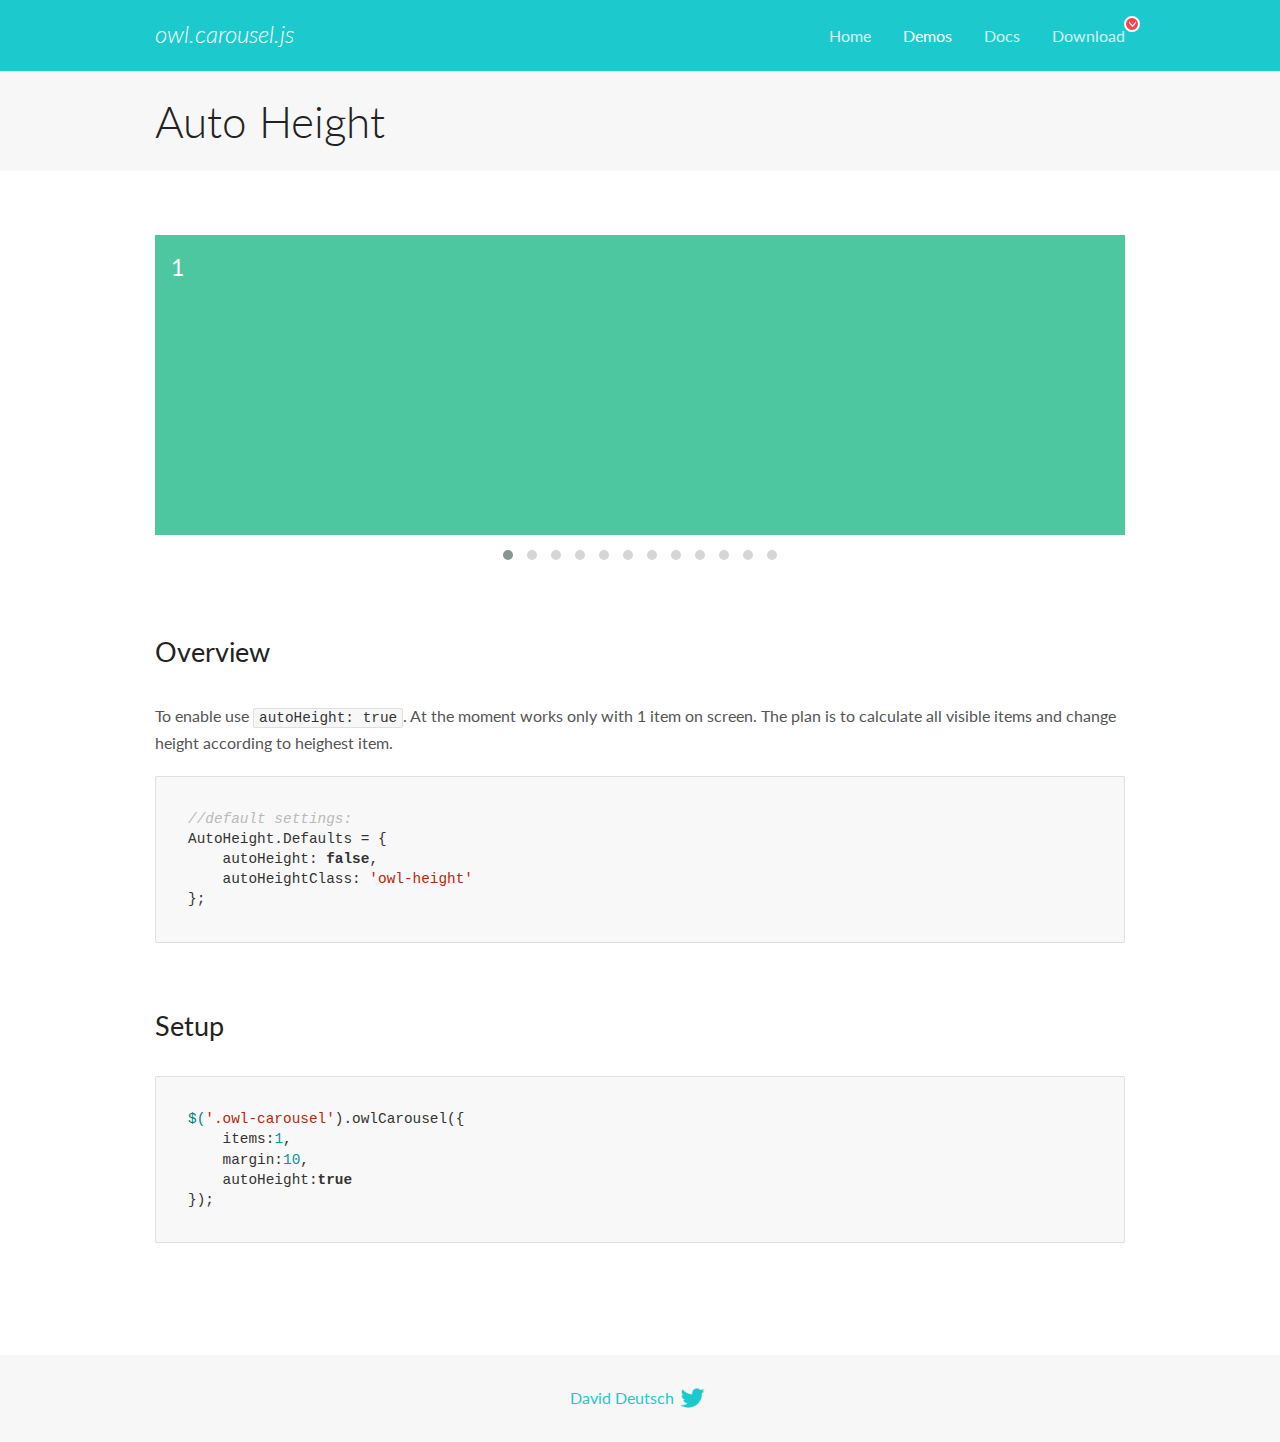
<file: vendor/owlCarousel/docs/demos/autoheight.html>
<!DOCTYPE html>
<html lang="en">
  <head>

    <!-- head -->
    <meta charset="utf-8">
    <meta name="msapplication-tap-highlight" content="no" />
    <meta name="viewport" content="width=device-width, initial-scale=1.0" />
    <meta name="description" content="autoHeight usage demo">
    <meta name="author" content="David Deutsch">
    <title>
      Auto Height Demo | Owl Carousel | 2.3.4
    </title>

    <!-- Stylesheets -->
    <link href='https://fonts.googleapis.com/css?family=Lato:300,400,700,400italic,300italic' rel='stylesheet' type='text/css'>
    <link rel="stylesheet" href="../assets/css/docs.theme.min.css">

    <!-- Owl Stylesheets -->
    <link rel="stylesheet" href="../assets/owlcarousel/assets/owl.carousel.min.css">
    <link rel="stylesheet" href="../assets/owlcarousel/assets/owl.theme.default.min.css">

    <!-- HTML5 shim and Respond.js IE8 support of HTML5 elements and media queries -->

    <!--[if lt IE 9]>
      <script src="https://oss.maxcdn.com/libs/html5shiv/3.7.0/html5shiv.js"></script>
      <script src="https://oss.maxcdn.com/libs/respond.js/1.3.0/respond.min.js"></script>
    <![endif]-->

    <!-- Favicons -->
    <link rel="apple-touch-icon-precomposed" sizes="144x144" href="../assets/ico/apple-touch-icon-144-precomposed.png">
    <link rel="shortcut icon" href="../assets/ico/favicon.png">
    <link rel="shortcut icon" href="favicon.ico">

    <!-- Yeah i know js should not be in header. Its required for demos.-->

    <!-- javascript -->
    <script src="../assets/vendors/jquery.min.js"></script>
    <script src="../assets/owlcarousel/owl.carousel.js"></script>
  </head>
  <body>

    <!-- header -->
    <header class="header">
      <div class="row">
        <div class="large-12 columns">
          <div class="brand left">
            <h3>
              <a href="/OwlCarousel2/">owl.carousel.js</a> 
            </h3>
          </div>
          <a id="toggle-nav" class="right">
            <span></span> <span></span> <span></span> 
          </a> 
          <div class="nav-bar">
            <ul class="clearfix">
              <li> <a href="/OwlCarousel2/index.html">Home</a>  </li>
              <li class="active">
                <a href="/OwlCarousel2/demos/demos.html">Demos</a> 
              </li>
              <li> <a href="/OwlCarousel2/docs/started-welcome.html">Docs</a>  </li>
              <li>
                <a href="https://github.com/OwlCarousel2/OwlCarousel2/archive/2.3.4.zip">Download</a> 
                <span class="download"></span> 
              </li>
            </ul>
          </div>
        </div>
      </div>
    </header>

    <!-- title -->
    <section class="title">
      <div class="row">
        <div class="large-12 columns">
          <h1>Auto Height</h1>
        </div>
      </div>
    </section>

    <!--  Demos -->
    <section id="demos">
      <div class="row">
        <div class="large-12 columns">
          <div class="owl-carousel owl-theme">
            <div class="item" style="height:300px">
              <h4>1</h4>
            </div>
            <div class="item" style="height:100px">
              <h4>2</h4>
            </div>
            <div class="item" style="height:500px">
              <h4>3</h4>
            </div>
            <div class="item" style="height:250px">
              <h4>4</h4>
            </div>
            <div class="item" style="height:400px">
              <h4>5</h4>
            </div>
            <div class="item" style="height:500px">
              <h4>6</h4>
            </div>
            <div class="item" style="height:600px">
              <h4>7</h4>
            </div>
            <div class="item" style="height:400px">
              <h4>8</h4>
            </div>
            <div class="item" style="height:300px">
              <h4>9</h4>
            </div>
            <div class="item" style="height:350px">
              <h4>10</h4>
            </div>
            <div class="item" style="height:200px">
              <h4>11</h4>
            </div>
            <div class="item" style="height:150px">
              <h4>12</h4>
            </div>
          </div>
          <h3 id="overview">Overview</h3>
          <p>To enable use <code>autoHeight: true</code>. At the moment works only with 1 item on screen. The plan is to calculate all visible items and change height according to heighest item.</p>
          <pre><code>//default settings:
AutoHeight.Defaults = {
    autoHeight: false,
    autoHeightClass: &#39;owl-height&#39;
};</code></pre>
          <h3 id="setup">Setup</h3>
          <pre><code>$(&#39;.owl-carousel&#39;).owlCarousel({
    items:1,
    margin:10,
    autoHeight:true
});</code></pre>
          <script>
            $(document).ready(function() {
              $('.owl-carousel').owlCarousel({
                items: 1,
                margin: 10,
                autoHeight: true
              });
            })
          </script>
        </div>
      </div>
    </section>

    <!-- footer -->
    <footer class="footer">
      <div class="row">
        <div class="large-12 columns">
          <h5>
            <a href="/OwlCarousel2/docs/support-contact.html">David Deutsch</a> 
            <a id="custom-tweet-button" href="https://twitter.com/share?url=https://github.com/OwlCarousel2/OwlCarousel2&text=Owl Carousel - This is so awesome! " target="_blank"></a> 
          </h5>
        </div>
      </div>
    </footer>

    <!-- vendors -->
    <script src="../assets/vendors/highlight.js"></script>
    <script src="../assets/js/app.js"></script>
  </body>
</html>
</file>
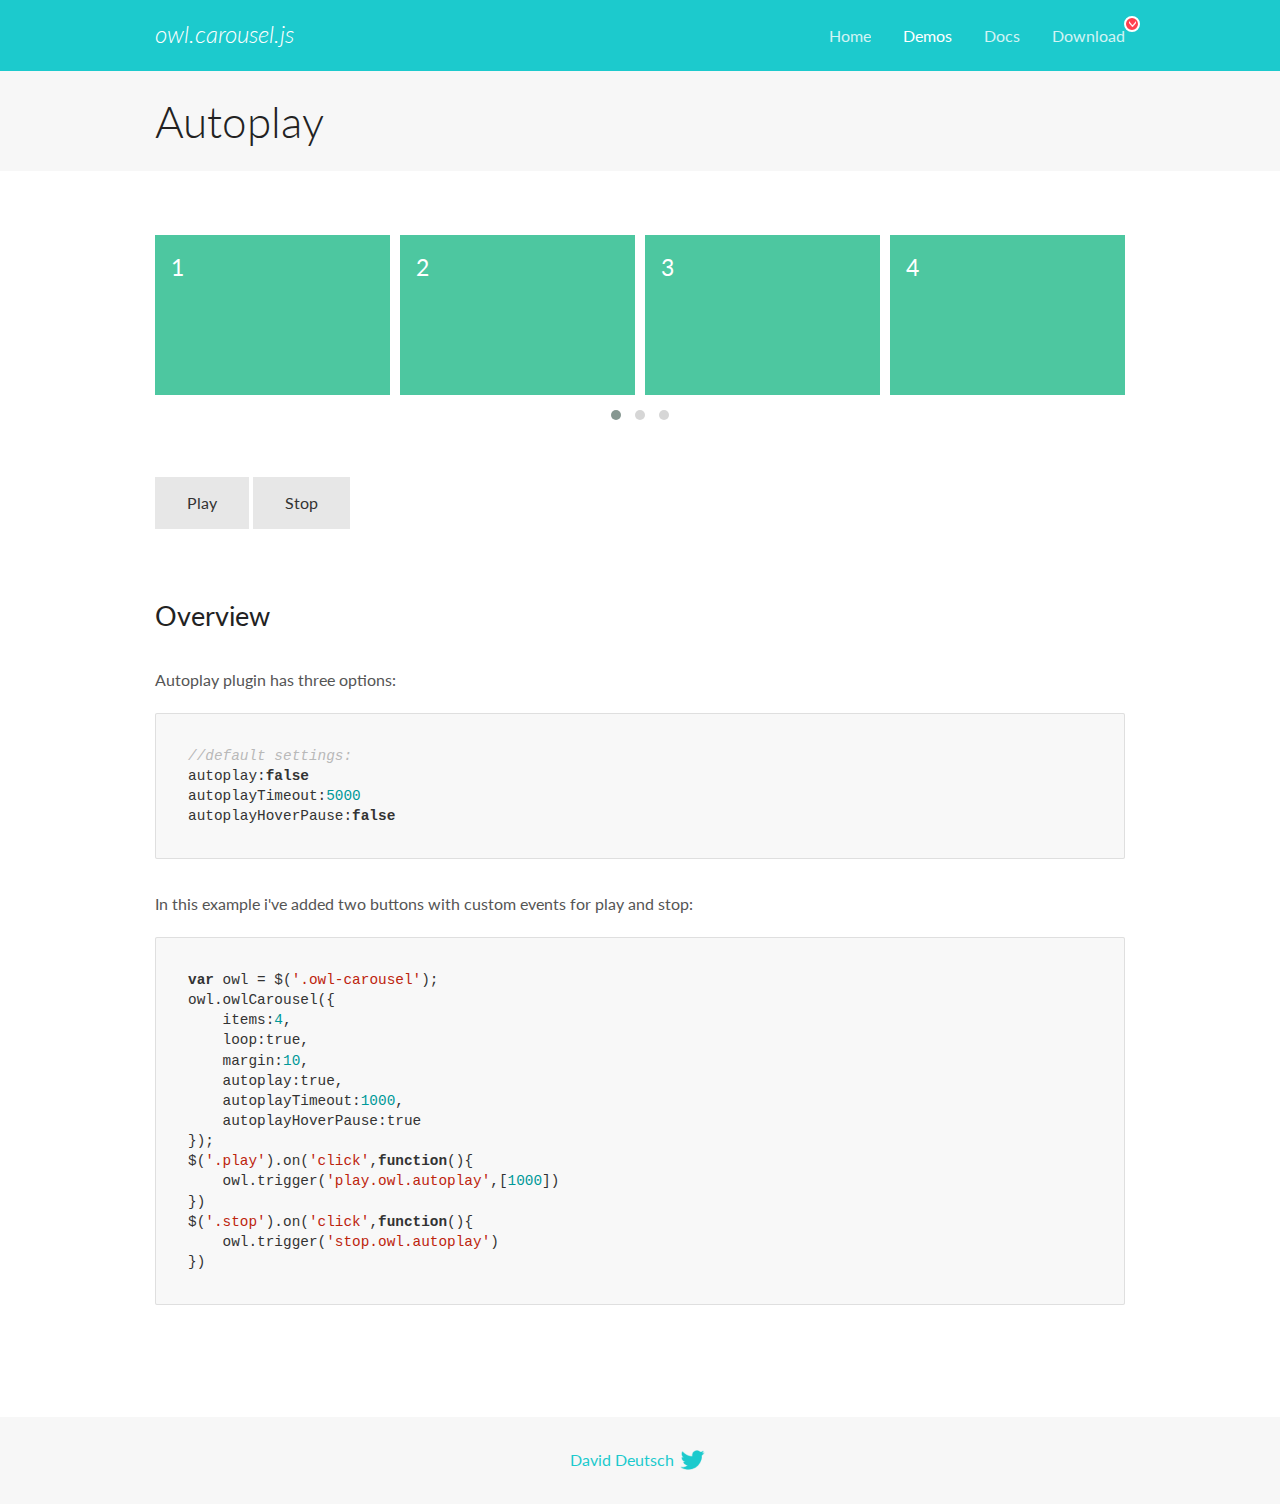
<file: vendor/owlCarousel/docs/demos/autoplay.html>
<!DOCTYPE html>
<html lang="en">
  <head>

    <!-- head -->
    <meta charset="utf-8">
    <meta name="msapplication-tap-highlight" content="no" />
    <meta name="viewport" content="width=device-width, initial-scale=1.0" />
    <meta name="description" content="Autoplay usage demo">
    <meta name="author" content="David Deutsch">
    <title>
      Autoplay Demo | Owl Carousel | 2.3.4
    </title>

    <!-- Stylesheets -->
    <link href='https://fonts.googleapis.com/css?family=Lato:300,400,700,400italic,300italic' rel='stylesheet' type='text/css'>
    <link rel="stylesheet" href="../assets/css/docs.theme.min.css">

    <!-- Owl Stylesheets -->
    <link rel="stylesheet" href="../assets/owlcarousel/assets/owl.carousel.min.css">
    <link rel="stylesheet" href="../assets/owlcarousel/assets/owl.theme.default.min.css">

    <!-- HTML5 shim and Respond.js IE8 support of HTML5 elements and media queries -->

    <!--[if lt IE 9]>
      <script src="https://oss.maxcdn.com/libs/html5shiv/3.7.0/html5shiv.js"></script>
      <script src="https://oss.maxcdn.com/libs/respond.js/1.3.0/respond.min.js"></script>
    <![endif]-->

    <!-- Favicons -->
    <link rel="apple-touch-icon-precomposed" sizes="144x144" href="../assets/ico/apple-touch-icon-144-precomposed.png">
    <link rel="shortcut icon" href="../assets/ico/favicon.png">
    <link rel="shortcut icon" href="favicon.ico">

    <!-- Yeah i know js should not be in header. Its required for demos.-->

    <!-- javascript -->
    <script src="../assets/vendors/jquery.min.js"></script>
    <script src="../assets/owlcarousel/owl.carousel.js"></script>
  </head>
  <body>

    <!-- header -->
    <header class="header">
      <div class="row">
        <div class="large-12 columns">
          <div class="brand left">
            <h3>
              <a href="/OwlCarousel2/">owl.carousel.js</a> 
            </h3>
          </div>
          <a id="toggle-nav" class="right">
            <span></span> <span></span> <span></span> 
          </a> 
          <div class="nav-bar">
            <ul class="clearfix">
              <li> <a href="/OwlCarousel2/index.html">Home</a>  </li>
              <li class="active">
                <a href="/OwlCarousel2/demos/demos.html">Demos</a> 
              </li>
              <li> <a href="/OwlCarousel2/docs/started-welcome.html">Docs</a>  </li>
              <li>
                <a href="https://github.com/OwlCarousel2/OwlCarousel2/archive/2.3.4.zip">Download</a> 
                <span class="download"></span> 
              </li>
            </ul>
          </div>
        </div>
      </div>
    </header>

    <!-- title -->
    <section class="title">
      <div class="row">
        <div class="large-12 columns">
          <h1>Autoplay</h1>
        </div>
      </div>
    </section>

    <!--  Demos -->
    <section id="demos">
      <div class="row">
        <div class="large-12 columns">
          <div class="owl-carousel owl-theme">
            <div class="item">
              <h4>1</h4>
            </div>
            <div class="item">
              <h4>2</h4>
            </div>
            <div class="item">
              <h4>3</h4>
            </div>
            <div class="item">
              <h4>4</h4>
            </div>
            <div class="item">
              <h4>5</h4>
            </div>
            <div class="item">
              <h4>6</h4>
            </div>
            <div class="item">
              <h4>7</h4>
            </div>
            <div class="item">
              <h4>8</h4>
            </div>
            <div class="item">
              <h4>9</h4>
            </div>
            <div class="item">
              <h4>10</h4>
            </div>
            <div class="item">
              <h4>11</h4>
            </div>
            <div class="item">
              <h4>12</h4>
            </div>
          </div>
          <a class="button secondary play">Play</a> 
          <a class="button secondary stop">Stop</a> 
          <h3 id="overview">Overview</h3>
          <p>Autoplay plugin has three options:</p>
          <pre><code>//default settings:
autoplay:false
autoplayTimeout:5000
autoplayHoverPause:false</code></pre>
          <p>In this example i&#39;ve added two buttons with custom events for play and stop:</p>
          <pre><code>var owl = $(&#39;.owl-carousel&#39;);
owl.owlCarousel({
    items:4,
    loop:true,
    margin:10,
    autoplay:true,
    autoplayTimeout:1000,
    autoplayHoverPause:true
});
$(&#39;.play&#39;).on(&#39;click&#39;,function(){
    owl.trigger(&#39;play.owl.autoplay&#39;,[1000])
})
$(&#39;.stop&#39;).on(&#39;click&#39;,function(){
    owl.trigger(&#39;stop.owl.autoplay&#39;)
})</code></pre>
          <script>
            $(document).ready(function() {
              var owl = $('.owl-carousel');
              owl.owlCarousel({
                items: 4,
                loop: true,
                margin: 10,
                autoplay: true,
                autoplayTimeout: 1000,
                autoplayHoverPause: true
              });
              $('.play').on('click', function() {
                owl.trigger('play.owl.autoplay', [1000])
              })
              $('.stop').on('click', function() {
                owl.trigger('stop.owl.autoplay')
              })
            })
          </script>
        </div>
      </div>
    </section>

    <!-- footer -->
    <footer class="footer">
      <div class="row">
        <div class="large-12 columns">
          <h5>
            <a href="/OwlCarousel2/docs/support-contact.html">David Deutsch</a> 
            <a id="custom-tweet-button" href="https://twitter.com/share?url=https://github.com/OwlCarousel2/OwlCarousel2&text=Owl Carousel - This is so awesome! " target="_blank"></a> 
          </h5>
        </div>
      </div>
    </footer>

    <!-- vendors -->
    <script src="../assets/vendors/highlight.js"></script>
    <script src="../assets/js/app.js"></script>
  </body>
</html>
</file>
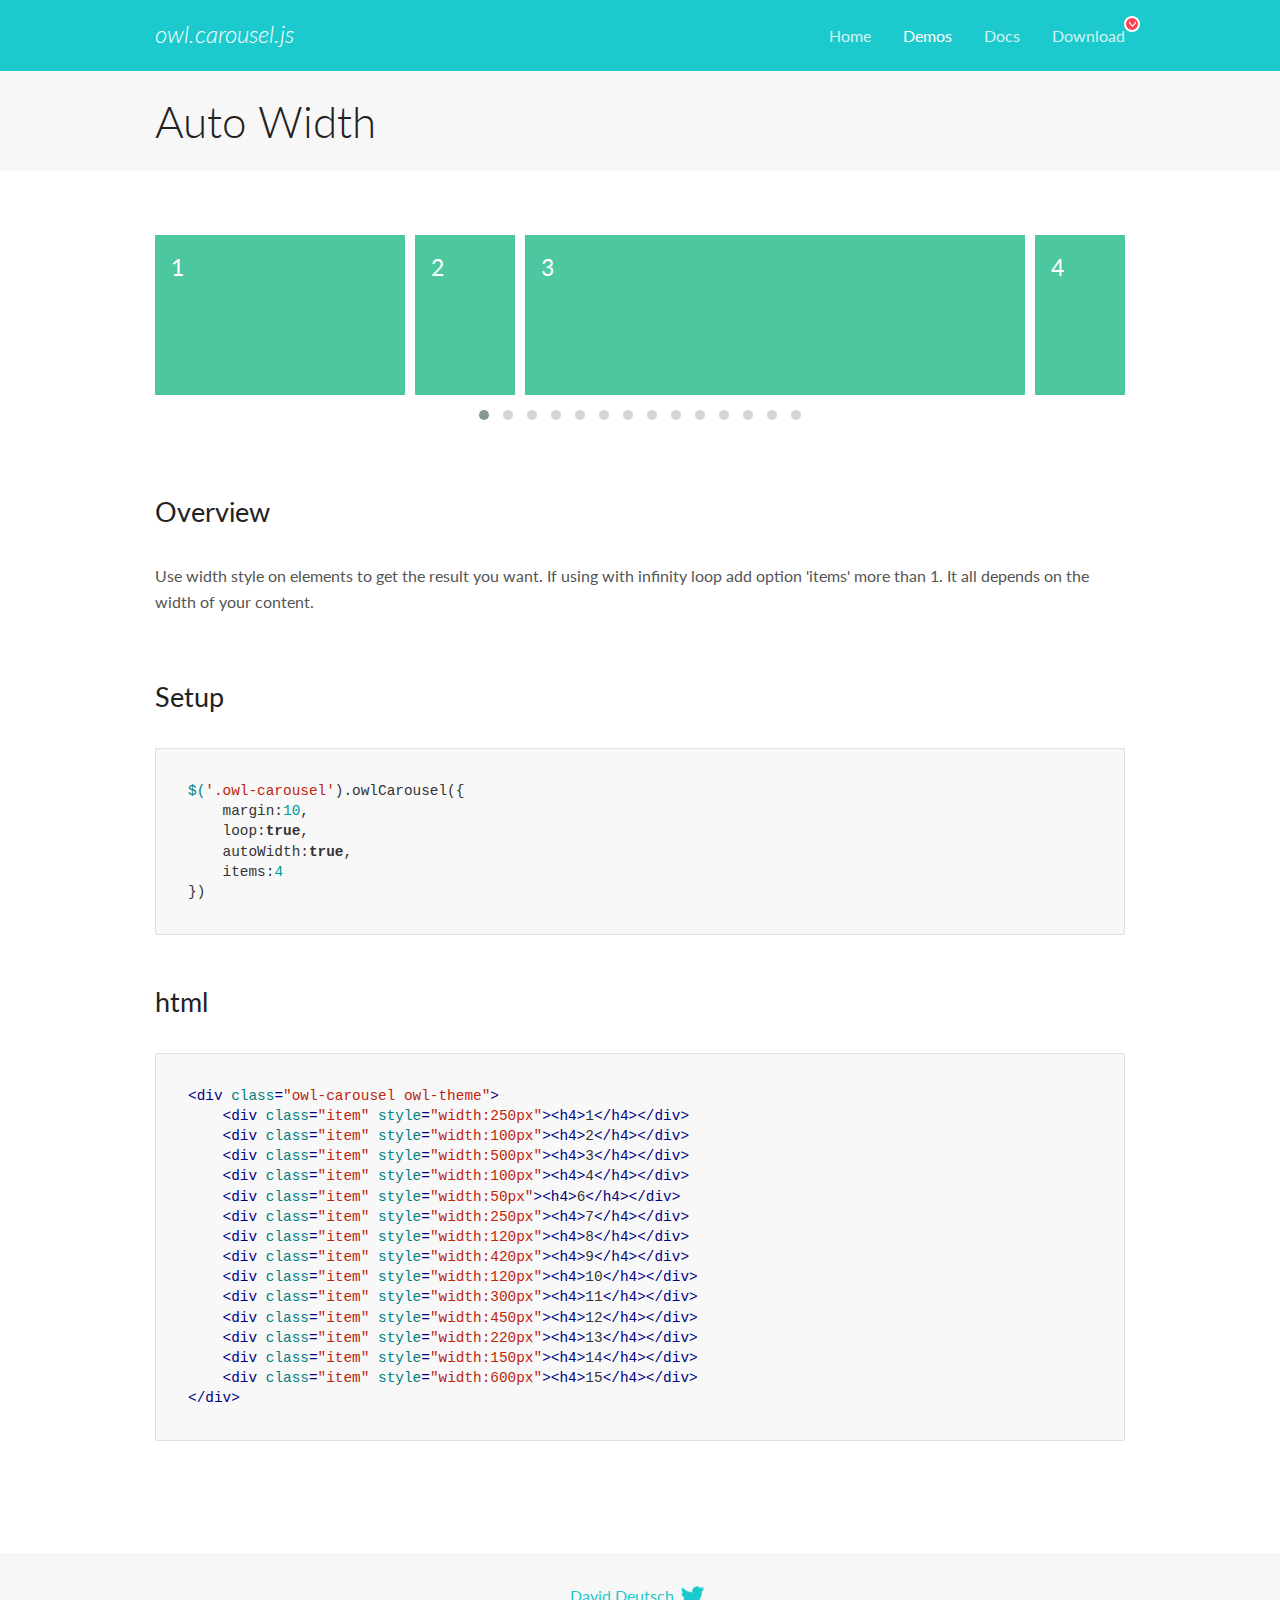
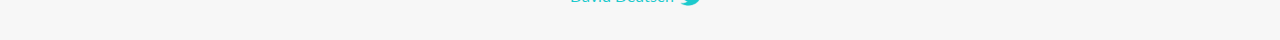
<file: vendor/owlCarousel/docs/demos/autowidth.html>
<!DOCTYPE html>
<html lang="en">
  <head>

    <!-- head -->
    <meta charset="utf-8">
    <meta name="msapplication-tap-highlight" content="no" />
    <meta name="viewport" content="width=device-width, initial-scale=1.0" />
    <meta name="description" content="Auto Width">
    <meta name="author" content="David Deutsch">
    <title>
      Auto Width Demo | Owl Carousel | 2.3.4
    </title>

    <!-- Stylesheets -->
    <link href='https://fonts.googleapis.com/css?family=Lato:300,400,700,400italic,300italic' rel='stylesheet' type='text/css'>
    <link rel="stylesheet" href="../assets/css/docs.theme.min.css">

    <!-- Owl Stylesheets -->
    <link rel="stylesheet" href="../assets/owlcarousel/assets/owl.carousel.min.css">
    <link rel="stylesheet" href="../assets/owlcarousel/assets/owl.theme.default.min.css">

    <!-- HTML5 shim and Respond.js IE8 support of HTML5 elements and media queries -->

    <!--[if lt IE 9]>
      <script src="https://oss.maxcdn.com/libs/html5shiv/3.7.0/html5shiv.js"></script>
      <script src="https://oss.maxcdn.com/libs/respond.js/1.3.0/respond.min.js"></script>
    <![endif]-->

    <!-- Favicons -->
    <link rel="apple-touch-icon-precomposed" sizes="144x144" href="../assets/ico/apple-touch-icon-144-precomposed.png">
    <link rel="shortcut icon" href="../assets/ico/favicon.png">
    <link rel="shortcut icon" href="favicon.ico">

    <!-- Yeah i know js should not be in header. Its required for demos.-->

    <!-- javascript -->
    <script src="../assets/vendors/jquery.min.js"></script>
    <script src="../assets/owlcarousel/owl.carousel.js"></script>
  </head>
  <body>

    <!-- header -->
    <header class="header">
      <div class="row">
        <div class="large-12 columns">
          <div class="brand left">
            <h3>
              <a href="/OwlCarousel2/">owl.carousel.js</a> 
            </h3>
          </div>
          <a id="toggle-nav" class="right">
            <span></span> <span></span> <span></span> 
          </a> 
          <div class="nav-bar">
            <ul class="clearfix">
              <li> <a href="/OwlCarousel2/index.html">Home</a>  </li>
              <li class="active">
                <a href="/OwlCarousel2/demos/demos.html">Demos</a> 
              </li>
              <li> <a href="/OwlCarousel2/docs/started-welcome.html">Docs</a>  </li>
              <li>
                <a href="https://github.com/OwlCarousel2/OwlCarousel2/archive/2.3.4.zip">Download</a> 
                <span class="download"></span> 
              </li>
            </ul>
          </div>
        </div>
      </div>
    </header>

    <!-- title -->
    <section class="title">
      <div class="row">
        <div class="large-12 columns">
          <h1>Auto Width</h1>
        </div>
      </div>
    </section>

    <!--  Demos -->
    <section id="demos">
      <div class="row">
        <div class="large-12 columns">
          <div class="owl-carousel owl-theme">
            <div class="item" style="width:250px">
              <h4>1</h4>
            </div>
            <div class="item" style="width:100px">
              <h4>2</h4>
            </div>
            <div class="item" style="width:500px">
              <h4>3</h4>
            </div>
            <div class="item" style="width:100px">
              <h4>4</h4>
            </div>
            <div class="item" style="width:50px">
              <h4>6</h4>
            </div>
            <div class="item" style="width:250px">
              <h4>7</h4>
            </div>
            <div class="item" style="width:120px">
              <h4>8</h4>
            </div>
            <div class="item" style="width:420px">
              <h4>9</h4>
            </div>
            <div class="item" style="width:120px">
              <h4>10</h4>
            </div>
            <div class="item" style="width:300px">
              <h4>11</h4>
            </div>
            <div class="item" style="width:450px">
              <h4>12</h4>
            </div>
            <div class="item" style="width:220px">
              <h4>13</h4>
            </div>
            <div class="item" style="width:150px">
              <h4>14</h4>
            </div>
            <div class="item" style="width:600px">
              <h4>15</h4>
            </div>
          </div>
          <h3 id="overview">Overview</h3>
          <p>Use width style on elements to get the result you want. If using with infinity loop add option &#39;items&#39; more than 1. It all depends on the width of your content.</p>
          <h3 id="setup">Setup</h3>
          <pre><code>$(&#39;.owl-carousel&#39;).owlCarousel({
    margin:10,
    loop:true,
    autoWidth:true,
    items:4
})</code></pre>
          <h3 id="html">html</h3>
          <pre><code>&lt;div class=&quot;owl-carousel owl-theme&quot;&gt;
    &lt;div class=&quot;item&quot; style=&quot;width:250px&quot;&gt;&lt;h4&gt;1&lt;/h4&gt;&lt;/div&gt;
    &lt;div class=&quot;item&quot; style=&quot;width:100px&quot;&gt;&lt;h4&gt;2&lt;/h4&gt;&lt;/div&gt;
    &lt;div class=&quot;item&quot; style=&quot;width:500px&quot;&gt;&lt;h4&gt;3&lt;/h4&gt;&lt;/div&gt;
    &lt;div class=&quot;item&quot; style=&quot;width:100px&quot;&gt;&lt;h4&gt;4&lt;/h4&gt;&lt;/div&gt;
    &lt;div class=&quot;item&quot; style=&quot;width:50px&quot;&gt;&lt;h4&gt;6&lt;/h4&gt;&lt;/div&gt;
    &lt;div class=&quot;item&quot; style=&quot;width:250px&quot;&gt;&lt;h4&gt;7&lt;/h4&gt;&lt;/div&gt;
    &lt;div class=&quot;item&quot; style=&quot;width:120px&quot;&gt;&lt;h4&gt;8&lt;/h4&gt;&lt;/div&gt;
    &lt;div class=&quot;item&quot; style=&quot;width:420px&quot;&gt;&lt;h4&gt;9&lt;/h4&gt;&lt;/div&gt;
    &lt;div class=&quot;item&quot; style=&quot;width:120px&quot;&gt;&lt;h4&gt;10&lt;/h4&gt;&lt;/div&gt;
    &lt;div class=&quot;item&quot; style=&quot;width:300px&quot;&gt;&lt;h4&gt;11&lt;/h4&gt;&lt;/div&gt;
    &lt;div class=&quot;item&quot; style=&quot;width:450px&quot;&gt;&lt;h4&gt;12&lt;/h4&gt;&lt;/div&gt;
    &lt;div class=&quot;item&quot; style=&quot;width:220px&quot;&gt;&lt;h4&gt;13&lt;/h4&gt;&lt;/div&gt;
    &lt;div class=&quot;item&quot; style=&quot;width:150px&quot;&gt;&lt;h4&gt;14&lt;/h4&gt;&lt;/div&gt;
    &lt;div class=&quot;item&quot; style=&quot;width:600px&quot;&gt;&lt;h4&gt;15&lt;/h4&gt;&lt;/div&gt;
&lt;/div&gt;</code></pre>
          <script>
            $(document).ready(function() {
              $('.owl-carousel').owlCarousel({
                margin: 10,
                loop: true,
                autoWidth: true,
                items: 4
              })
            })
          </script>
        </div>
      </div>
    </section>

    <!-- footer -->
    <footer class="footer">
      <div class="row">
        <div class="large-12 columns">
          <h5>
            <a href="/OwlCarousel2/docs/support-contact.html">David Deutsch</a> 
            <a id="custom-tweet-button" href="https://twitter.com/share?url=https://github.com/OwlCarousel2/OwlCarousel2&text=Owl Carousel - This is so awesome! " target="_blank"></a> 
          </h5>
        </div>
      </div>
    </footer>

    <!-- vendors -->
    <script src="../assets/vendors/highlight.js"></script>
    <script src="../assets/js/app.js"></script>
  </body>
</html>
</file>
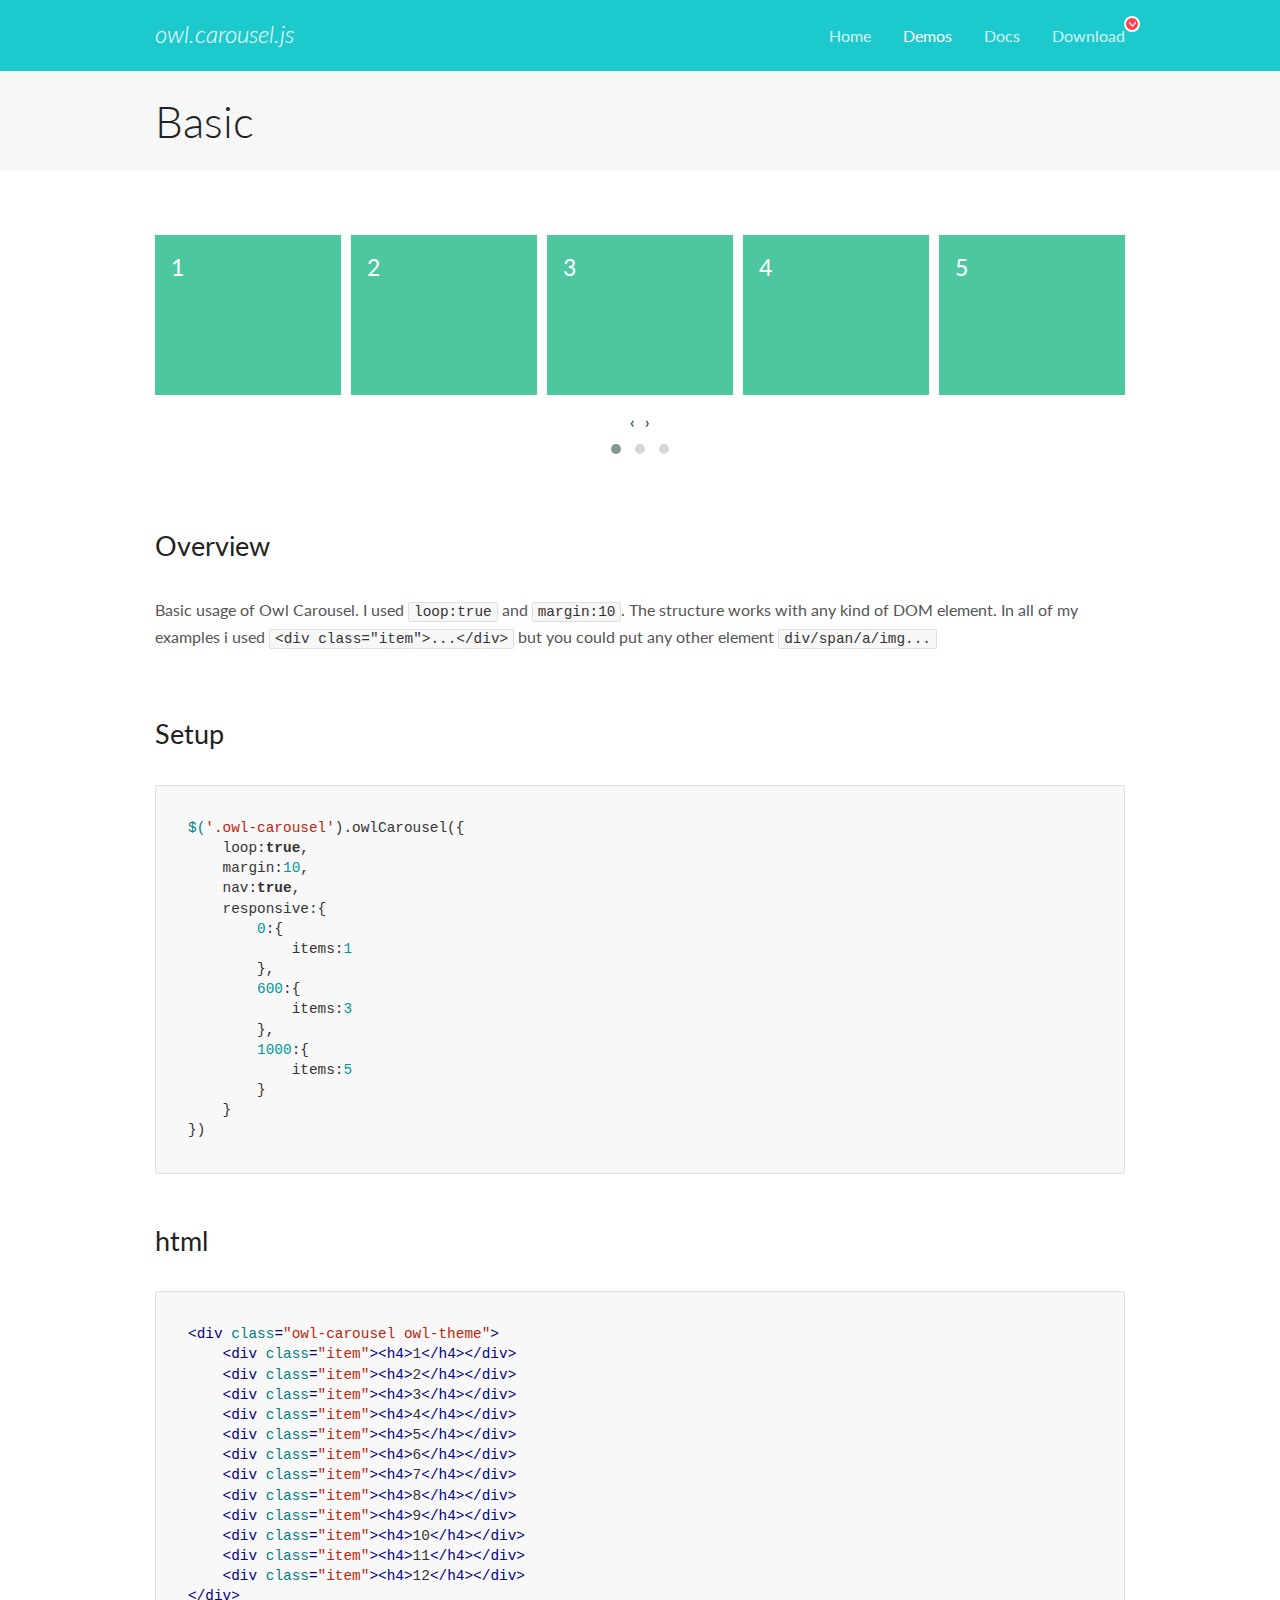
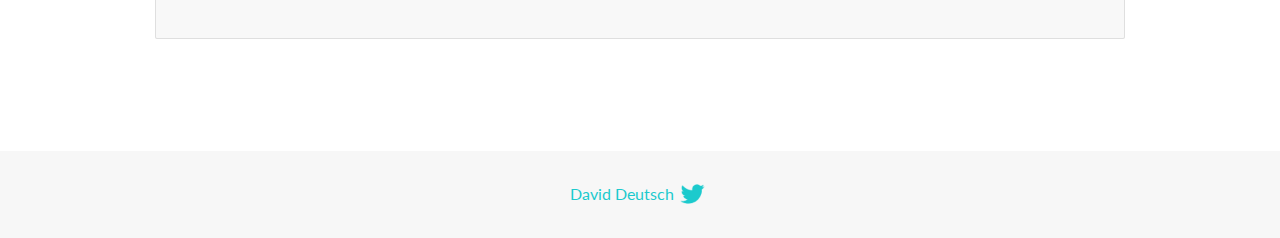
<file: vendor/owlCarousel/docs/demos/basic.html>
<!DOCTYPE html>
<html lang="en">
  <head>

    <!-- head -->
    <meta charset="utf-8">
    <meta name="msapplication-tap-highlight" content="no" />
    <meta name="viewport" content="width=device-width, initial-scale=1.0" />
    <meta name="description" content="Basic usage demo">
    <meta name="author" content="David Deutsch">
    <title>
      Basic Demo | Owl Carousel | 2.3.4
    </title>

    <!-- Stylesheets -->
    <link href='https://fonts.googleapis.com/css?family=Lato:300,400,700,400italic,300italic' rel='stylesheet' type='text/css'>
    <link rel="stylesheet" href="../assets/css/docs.theme.min.css">

    <!-- Owl Stylesheets -->
    <link rel="stylesheet" href="../assets/owlcarousel/assets/owl.carousel.min.css">
    <link rel="stylesheet" href="../assets/owlcarousel/assets/owl.theme.default.min.css">

    <!-- HTML5 shim and Respond.js IE8 support of HTML5 elements and media queries -->

    <!--[if lt IE 9]>
      <script src="https://oss.maxcdn.com/libs/html5shiv/3.7.0/html5shiv.js"></script>
      <script src="https://oss.maxcdn.com/libs/respond.js/1.3.0/respond.min.js"></script>
    <![endif]-->

    <!-- Favicons -->
    <link rel="apple-touch-icon-precomposed" sizes="144x144" href="../assets/ico/apple-touch-icon-144-precomposed.png">
    <link rel="shortcut icon" href="../assets/ico/favicon.png">
    <link rel="shortcut icon" href="favicon.ico">

    <!-- Yeah i know js should not be in header. Its required for demos.-->

    <!-- javascript -->
    <script src="../assets/vendors/jquery.min.js"></script>
    <script src="../assets/owlcarousel/owl.carousel.js"></script>
  </head>
  <body>

    <!-- header -->
    <header class="header">
      <div class="row">
        <div class="large-12 columns">
          <div class="brand left">
            <h3>
              <a href="/OwlCarousel2/">owl.carousel.js</a> 
            </h3>
          </div>
          <a id="toggle-nav" class="right">
            <span></span> <span></span> <span></span> 
          </a> 
          <div class="nav-bar">
            <ul class="clearfix">
              <li> <a href="/OwlCarousel2/index.html">Home</a>  </li>
              <li class="active">
                <a href="/OwlCarousel2/demos/demos.html">Demos</a> 
              </li>
              <li> <a href="/OwlCarousel2/docs/started-welcome.html">Docs</a>  </li>
              <li>
                <a href="https://github.com/OwlCarousel2/OwlCarousel2/archive/2.3.4.zip">Download</a> 
                <span class="download"></span> 
              </li>
            </ul>
          </div>
        </div>
      </div>
    </header>

    <!-- title -->
    <section class="title">
      <div class="row">
        <div class="large-12 columns">
          <h1>Basic</h1>
        </div>
      </div>
    </section>

    <!--  Demos -->
    <section id="demos">
      <div class="row">
        <div class="large-12 columns">
          <div class="owl-carousel owl-theme">
            <div class="item">
              <h4>1</h4>
            </div>
            <div class="item">
              <h4>2</h4>
            </div>
            <div class="item">
              <h4>3</h4>
            </div>
            <div class="item">
              <h4>4</h4>
            </div>
            <div class="item">
              <h4>5</h4>
            </div>
            <div class="item">
              <h4>6</h4>
            </div>
            <div class="item">
              <h4>7</h4>
            </div>
            <div class="item">
              <h4>8</h4>
            </div>
            <div class="item">
              <h4>9</h4>
            </div>
            <div class="item">
              <h4>10</h4>
            </div>
            <div class="item">
              <h4>11</h4>
            </div>
            <div class="item">
              <h4>12</h4>
            </div>
          </div>
          <h3 id="overview">Overview</h3>
          <p>Basic usage of Owl Carousel. I used <code>loop:true</code> and <code>margin:10</code>. The structure works with any kind of DOM element. In all of my examples i used <code>&lt;div class=&quot;item&quot;&gt;...&lt;/div&gt;</code> but you could
            put any other element <code>div/span/a/img...</code></p>
          <h3 id="setup">Setup</h3>
          <pre><code>$(&#39;.owl-carousel&#39;).owlCarousel({
    loop:true,
    margin:10,
    nav:true,
    responsive:{
        0:{
            items:1
        },
        600:{
            items:3
        },
        1000:{
            items:5
        }
    }
})</code></pre>
          <h3 id="html">html</h3>
          <pre><code>&lt;div class=&quot;owl-carousel owl-theme&quot;&gt;
    &lt;div class=&quot;item&quot;&gt;&lt;h4&gt;1&lt;/h4&gt;&lt;/div&gt;
    &lt;div class=&quot;item&quot;&gt;&lt;h4&gt;2&lt;/h4&gt;&lt;/div&gt;
    &lt;div class=&quot;item&quot;&gt;&lt;h4&gt;3&lt;/h4&gt;&lt;/div&gt;
    &lt;div class=&quot;item&quot;&gt;&lt;h4&gt;4&lt;/h4&gt;&lt;/div&gt;
    &lt;div class=&quot;item&quot;&gt;&lt;h4&gt;5&lt;/h4&gt;&lt;/div&gt;
    &lt;div class=&quot;item&quot;&gt;&lt;h4&gt;6&lt;/h4&gt;&lt;/div&gt;
    &lt;div class=&quot;item&quot;&gt;&lt;h4&gt;7&lt;/h4&gt;&lt;/div&gt;
    &lt;div class=&quot;item&quot;&gt;&lt;h4&gt;8&lt;/h4&gt;&lt;/div&gt;
    &lt;div class=&quot;item&quot;&gt;&lt;h4&gt;9&lt;/h4&gt;&lt;/div&gt;
    &lt;div class=&quot;item&quot;&gt;&lt;h4&gt;10&lt;/h4&gt;&lt;/div&gt;
    &lt;div class=&quot;item&quot;&gt;&lt;h4&gt;11&lt;/h4&gt;&lt;/div&gt;
    &lt;div class=&quot;item&quot;&gt;&lt;h4&gt;12&lt;/h4&gt;&lt;/div&gt;
&lt;/div&gt;</code></pre>
          <script>
            $(document).ready(function() {
              var owl = $('.owl-carousel');
              owl.owlCarousel({
                margin: 10,
                nav: true,
                loop: true,
                responsive: {
                  0: {
                    items: 1
                  },
                  600: {
                    items: 3
                  },
                  1000: {
                    items: 5
                  }
                }
              })
            })
          </script>
        </div>
      </div>
    </section>

    <!-- footer -->
    <footer class="footer">
      <div class="row">
        <div class="large-12 columns">
          <h5>
            <a href="/OwlCarousel2/docs/support-contact.html">David Deutsch</a> 
            <a id="custom-tweet-button" href="https://twitter.com/share?url=https://github.com/OwlCarousel2/OwlCarousel2&text=Owl Carousel - This is so awesome! " target="_blank"></a> 
          </h5>
        </div>
      </div>
    </footer>

    <!-- vendors -->
    <script src="../assets/vendors/highlight.js"></script>
    <script src="../assets/js/app.js"></script>
  </body>
</html>
</file>
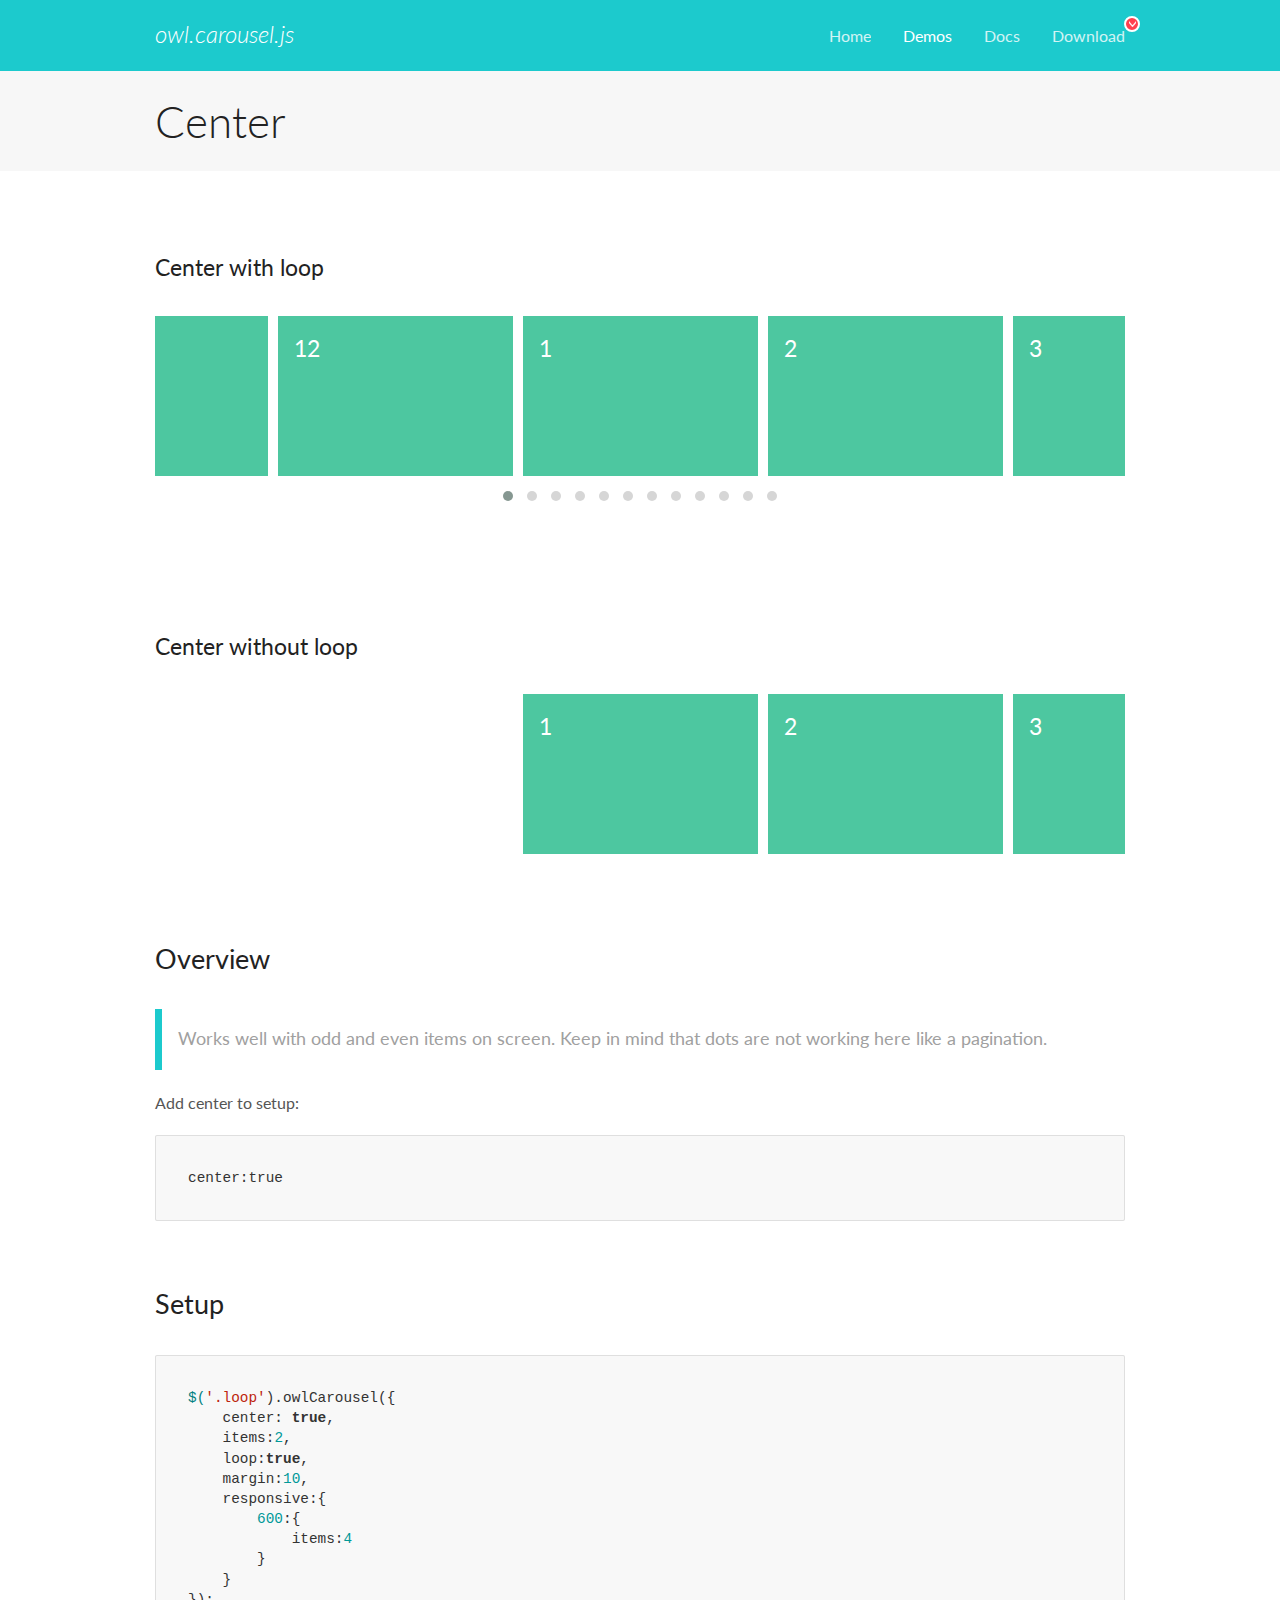
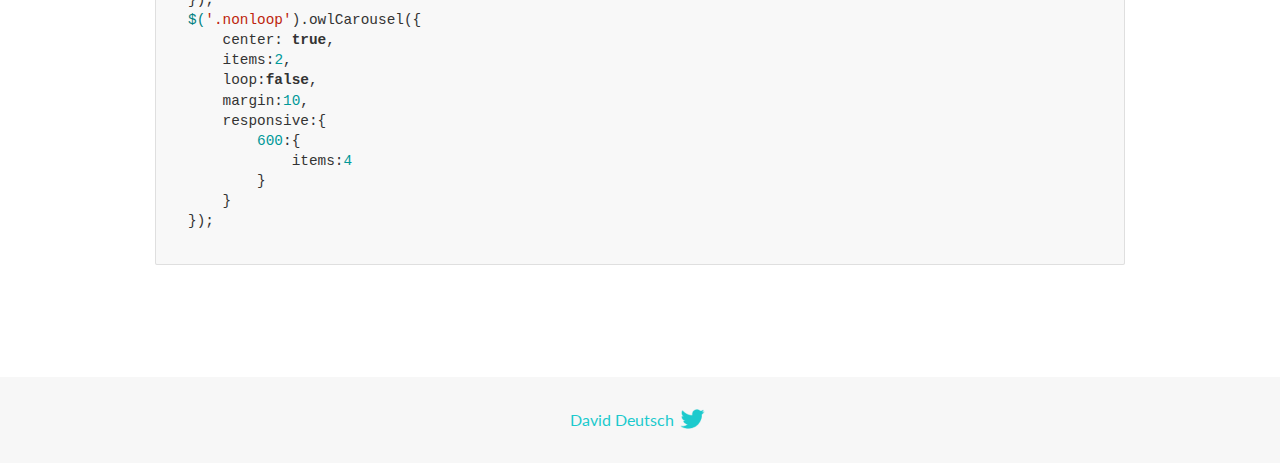
<file: vendor/owlCarousel/docs/demos/center.html>
<!DOCTYPE html>
<html lang="en">
  <head>

    <!-- head -->
    <meta charset="utf-8">
    <meta name="msapplication-tap-highlight" content="no" />
    <meta name="viewport" content="width=device-width, initial-scale=1.0" />
    <meta name="description" content="Center carousel">
    <meta name="author" content="David Deutsch">
    <title>
      Center Demo | Owl Carousel | 2.3.4
    </title>

    <!-- Stylesheets -->
    <link href='https://fonts.googleapis.com/css?family=Lato:300,400,700,400italic,300italic' rel='stylesheet' type='text/css'>
    <link rel="stylesheet" href="../assets/css/docs.theme.min.css">

    <!-- Owl Stylesheets -->
    <link rel="stylesheet" href="../assets/owlcarousel/assets/owl.carousel.min.css">
    <link rel="stylesheet" href="../assets/owlcarousel/assets/owl.theme.default.min.css">

    <!-- HTML5 shim and Respond.js IE8 support of HTML5 elements and media queries -->

    <!--[if lt IE 9]>
      <script src="https://oss.maxcdn.com/libs/html5shiv/3.7.0/html5shiv.js"></script>
      <script src="https://oss.maxcdn.com/libs/respond.js/1.3.0/respond.min.js"></script>
    <![endif]-->

    <!-- Favicons -->
    <link rel="apple-touch-icon-precomposed" sizes="144x144" href="../assets/ico/apple-touch-icon-144-precomposed.png">
    <link rel="shortcut icon" href="../assets/ico/favicon.png">
    <link rel="shortcut icon" href="favicon.ico">

    <!-- Yeah i know js should not be in header. Its required for demos.-->

    <!-- javascript -->
    <script src="../assets/vendors/jquery.min.js"></script>
    <script src="../assets/owlcarousel/owl.carousel.js"></script>
  </head>
  <body>

    <!-- header -->
    <header class="header">
      <div class="row">
        <div class="large-12 columns">
          <div class="brand left">
            <h3>
              <a href="/OwlCarousel2/">owl.carousel.js</a> 
            </h3>
          </div>
          <a id="toggle-nav" class="right">
            <span></span> <span></span> <span></span> 
          </a> 
          <div class="nav-bar">
            <ul class="clearfix">
              <li> <a href="/OwlCarousel2/index.html">Home</a>  </li>
              <li class="active">
                <a href="/OwlCarousel2/demos/demos.html">Demos</a> 
              </li>
              <li> <a href="/OwlCarousel2/docs/started-welcome.html">Docs</a>  </li>
              <li>
                <a href="https://github.com/OwlCarousel2/OwlCarousel2/archive/2.3.4.zip">Download</a> 
                <span class="download"></span> 
              </li>
            </ul>
          </div>
        </div>
      </div>
    </header>

    <!-- title -->
    <section class="title">
      <div class="row">
        <div class="large-12 columns">
          <h1>Center</h1>
        </div>
      </div>
    </section>

    <!--  Demos -->
    <section id="demos">
      <div class="row">
        <div class="large-12 columns">
          <h4 id="center-with-loop">Center with loop</h4>
          <div class="loop owl-carousel owl-theme">
            <div class="item">
              <h4>1</h4>
            </div>
            <div class="item">
              <h4>2</h4>
            </div>
            <div class="item">
              <h4>3</h4>
            </div>
            <div class="item">
              <h4>4</h4>
            </div>
            <div class="item">
              <h4>5</h4>
            </div>
            <div class="item">
              <h4>6</h4>
            </div>
            <div class="item">
              <h4>7</h4>
            </div>
            <div class="item">
              <h4>8</h4>
            </div>
            <div class="item">
              <h4>9</h4>
            </div>
            <div class="item">
              <h4>10</h4>
            </div>
            <div class="item">
              <h4>11</h4>
            </div>
            <div class="item">
              <h4>12</h4>
            </div>
          </div>
          <br>
          <h4 id="center-without-loop">Center without loop</h4>
          <div class="nonloop owl-carousel">
            <div class="item">
              <h4>1</h4>
            </div>
            <div class="item">
              <h4>2</h4>
            </div>
            <div class="item">
              <h4>3</h4>
            </div>
            <div class="item">
              <h4>4</h4>
            </div>
            <div class="item">
              <h4>5</h4>
            </div>
            <div class="item">
              <h4>6</h4>
            </div>
            <div class="item">
              <h4>7</h4>
            </div>
            <div class="item">
              <h4>8</h4>
            </div>
            <div class="item">
              <h4>9</h4>
            </div>
            <div class="item">
              <h4>10</h4>
            </div>
            <div class="item">
              <h4>11</h4>
            </div>
            <div class="item">
              <h4>12</h4>
            </div>
          </div>
          <h3 id="overview">Overview</h3>
          <blockquote>
            <p>Works well with odd and even items on screen. Keep in mind that dots are not working here like a pagination.</p>
          </blockquote>
          <p>Add center to setup:</p>
          <pre><code>center:true</code></pre>
          <h3 id="setup">Setup</h3>
          <pre><code>$(&#39;.loop&#39;).owlCarousel({
    center: true,
    items:2,
    loop:true,
    margin:10,
    responsive:{
        600:{
            items:4
        }
    }
});
$(&#39;.nonloop&#39;).owlCarousel({
    center: true,
    items:2,
    loop:false,
    margin:10,
    responsive:{
        600:{
            items:4
        }
    }
});</code></pre>
          <script>
            jQuery(document).ready(function($) {
              $('.loop').owlCarousel({
                center: true,
                items: 2,
                loop: true,
                margin: 10,
                responsive: {
                  600: {
                    items: 4
                  }
                }
              });
              $('.nonloop').owlCarousel({
                center: true,
                items: 2,
                loop: false,
                margin: 10,
                responsive: {
                  600: {
                    items: 4
                  }
                }
              });
            });
          </script>
        </div>
      </div>
    </section>

    <!-- footer -->
    <footer class="footer">
      <div class="row">
        <div class="large-12 columns">
          <h5>
            <a href="/OwlCarousel2/docs/support-contact.html">David Deutsch</a> 
            <a id="custom-tweet-button" href="https://twitter.com/share?url=https://github.com/OwlCarousel2/OwlCarousel2&text=Owl Carousel - This is so awesome! " target="_blank"></a> 
          </h5>
        </div>
      </div>
    </footer>

    <!-- vendors -->
    <script src="../assets/vendors/highlight.js"></script>
    <script src="../assets/js/app.js"></script>
  </body>
</html>
</file>
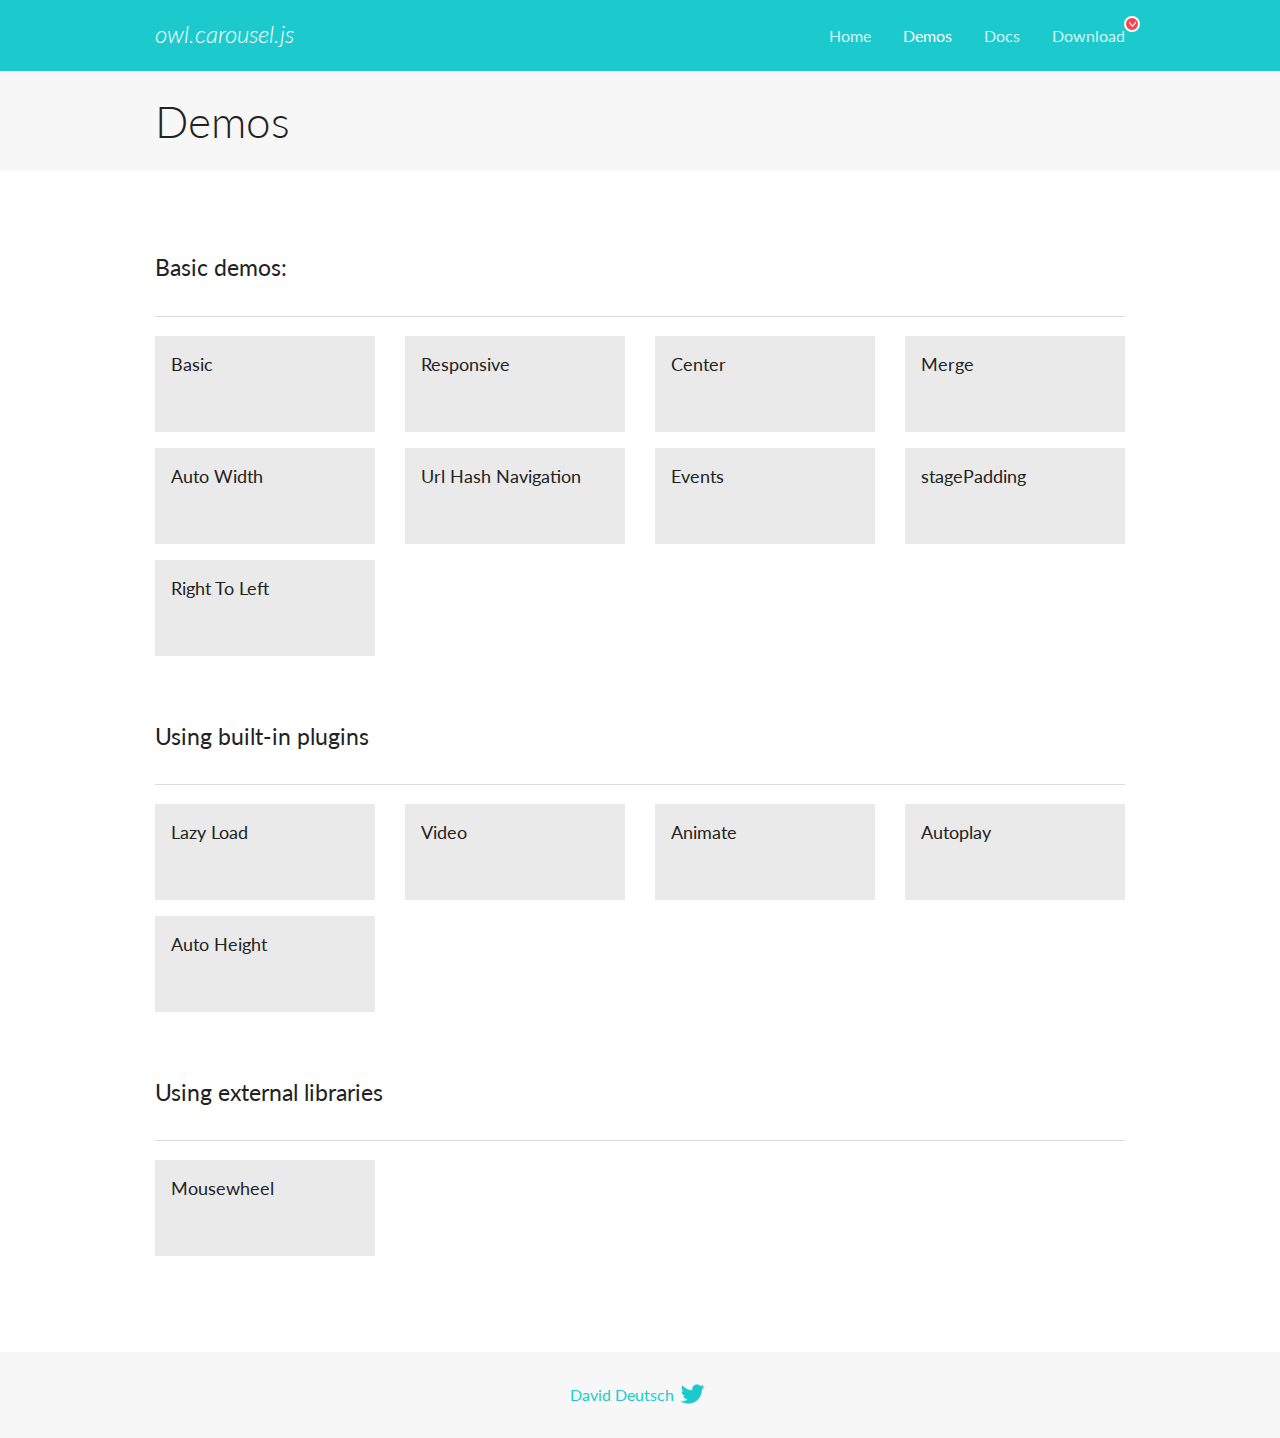
<file: vendor/owlCarousel/docs/demos/demos.html>
<!DOCTYPE html>
<html lang="en">
  <head>

    <!-- head -->
    <meta charset="utf-8">
    <meta name="msapplication-tap-highlight" content="no" />
    <meta name="viewport" content="width=device-width, initial-scale=1.0" />
    <meta name="description" content="A list of Owl Carousel examples.">
    <meta name="author" content="David Deutsch">
    <title>
      Demos | Owl Carousel | 2.3.4
    </title>

    <!-- Stylesheets -->
    <link href='https://fonts.googleapis.com/css?family=Lato:300,400,700,400italic,300italic' rel='stylesheet' type='text/css'>
    <link rel="stylesheet" href="../assets/css/docs.theme.min.css">

    <!-- Owl Stylesheets -->
    <link rel="stylesheet" href="../assets/owlcarousel/assets/owl.carousel.min.css">
    <link rel="stylesheet" href="../assets/owlcarousel/assets/owl.theme.default.min.css">

    <!-- HTML5 shim and Respond.js IE8 support of HTML5 elements and media queries -->

    <!--[if lt IE 9]>
      <script src="https://oss.maxcdn.com/libs/html5shiv/3.7.0/html5shiv.js"></script>
      <script src="https://oss.maxcdn.com/libs/respond.js/1.3.0/respond.min.js"></script>
    <![endif]-->

    <!-- Favicons -->
    <link rel="apple-touch-icon-precomposed" sizes="144x144" href="../assets/ico/apple-touch-icon-144-precomposed.png">
    <link rel="shortcut icon" href="../assets/ico/favicon.png">
    <link rel="shortcut icon" href="favicon.ico">

    <!-- Yeah i know js should not be in header. Its required for demos.-->

    <!-- javascript -->
    <script src="../assets/vendors/jquery.min.js"></script>
    <script src="../assets/owlcarousel/owl.carousel.js"></script>
  </head>
  <body>

    <!-- header -->
    <header class="header">
      <div class="row">
        <div class="large-12 columns">
          <div class="brand left">
            <h3>
              <a href="/OwlCarousel2/">owl.carousel.js</a> 
            </h3>
          </div>
          <a id="toggle-nav" class="right">
            <span></span> <span></span> <span></span> 
          </a> 
          <div class="nav-bar">
            <ul class="clearfix">
              <li> <a href="/OwlCarousel2/index.html">Home</a>  </li>
              <li class="active">
                <a href="/OwlCarousel2/demos/demos.html">Demos</a> 
              </li>
              <li> <a href="/OwlCarousel2/docs/started-welcome.html">Docs</a>  </li>
              <li>
                <a href="https://github.com/OwlCarousel2/OwlCarousel2/archive/2.3.4.zip">Download</a> 
                <span class="download"></span> 
              </li>
            </ul>
          </div>
        </div>
      </div>
    </header>

    <!-- title -->
    <section class="title">
      <div class="row">
        <div class="large-12 columns">
          <h1>Demos</h1>
        </div>
      </div>
    </section>

    <!--  Demos -->
    <section id="demos">
      <div class="row">
        <div class="large-12 columns">
          <h4 id="basic-demos-">Basic demos:</h4>
          <hr>
          <div class="demo-list">
            <div class="row">
              <div class="small-6 medium-4 large-3 columns">
                <a href="basic.html" class="demo-block">
                  <h5>Basic </h5>
                </a> 
              </div>
              <div class="small-6 medium-4 large-3 columns">
                <a href="responsive.html" class="demo-block">
                  <h5>Responsive </h5>
                </a> 
              </div>
              <div class="small-6 medium-4 large-3 columns">
                <a href="center.html" class="demo-block">
                  <h5>Center </h5>
                </a> 
              </div>
              <div class="small-6 medium-4 large-3 columns">
                <a href="merge.html" class="demo-block">
                  <h5>Merge </h5>
                </a> 
              </div>
              <div class="small-6 medium-4 large-3 columns">
                <a href="autowidth.html" class="demo-block">
                  <h5>Auto Width </h5>
                </a> 
              </div>
              <div class="small-6 medium-4 large-3 columns">
                <a href="urlhashnav.html" class="demo-block">
                  <h5>Url Hash Navigation </h5>
                </a> 
              </div>
              <div class="small-6 medium-4 large-3 columns">
                <a href="events.html" class="demo-block">
                  <h5>Events </h5>
                </a> 
              </div>
              <div class="small-6 medium-4 large-3 columns">
                <a href="stagepadding.html" class="demo-block">
                  <h5>stagePadding </h5>
                </a> 
              </div>
              <div class="small-6 medium-4 large-3 columns">
                <a href="rtl.html" class="demo-block">
                  <h5>Right To Left </h5>
                </a> 
              </div>
            </div>
          </div>
          <h4 id="using-built-in-plugins">Using built-in plugins</h4>
          <hr>
          <div class="demo-list">
            <div class="row">
              <div class="small-6 medium-4 large-3 columns">
                <a href="lazyLoad.html" class="demo-block">
                  <h5>Lazy Load </h5>
                </a> 
              </div>
              <div class="small-6 medium-4 large-3 columns">
                <a href="video.html" class="demo-block">
                  <h5>Video </h5>
                </a> 
              </div>
              <div class="small-6 medium-4 large-3 columns">
                <a href="animate.html" class="demo-block">
                  <h5>Animate </h5>
                </a> 
              </div>
              <div class="small-6 medium-4 large-3 columns">
                <a href="autoplay.html" class="demo-block">
                  <h5>Autoplay </h5>
                </a> 
              </div>
              <div class="small-6 medium-4 large-3 columns">
                <a href="autoheight.html" class="demo-block">
                  <h5>Auto Height </h5>
                </a> 
              </div>
            </div>
          </div>
          <h4 id="using-external-libraries">Using external libraries</h4>
          <hr>
          <div class="demo-list">
            <div class="row">
              <div class="small-6 medium-4 large-3 columns">
                <a href="mousewheel.html" class="demo-block">
                  <h5>Mousewheel </h5>
                </a> 
              </div>
            </div>
          </div>
        </div>
      </div>
    </section>

    <!-- footer -->
    <footer class="footer">
      <div class="row">
        <div class="large-12 columns">
          <h5>
            <a href="/OwlCarousel2/docs/support-contact.html">David Deutsch</a> 
            <a id="custom-tweet-button" href="https://twitter.com/share?url=https://github.com/OwlCarousel2/OwlCarousel2&text=Owl Carousel - This is so awesome! " target="_blank"></a> 
          </h5>
        </div>
      </div>
    </footer>

    <!-- vendors -->
    <script src="../assets/vendors/highlight.js"></script>
    <script src="../assets/js/app.js"></script>
  </body>
</html>
</file>
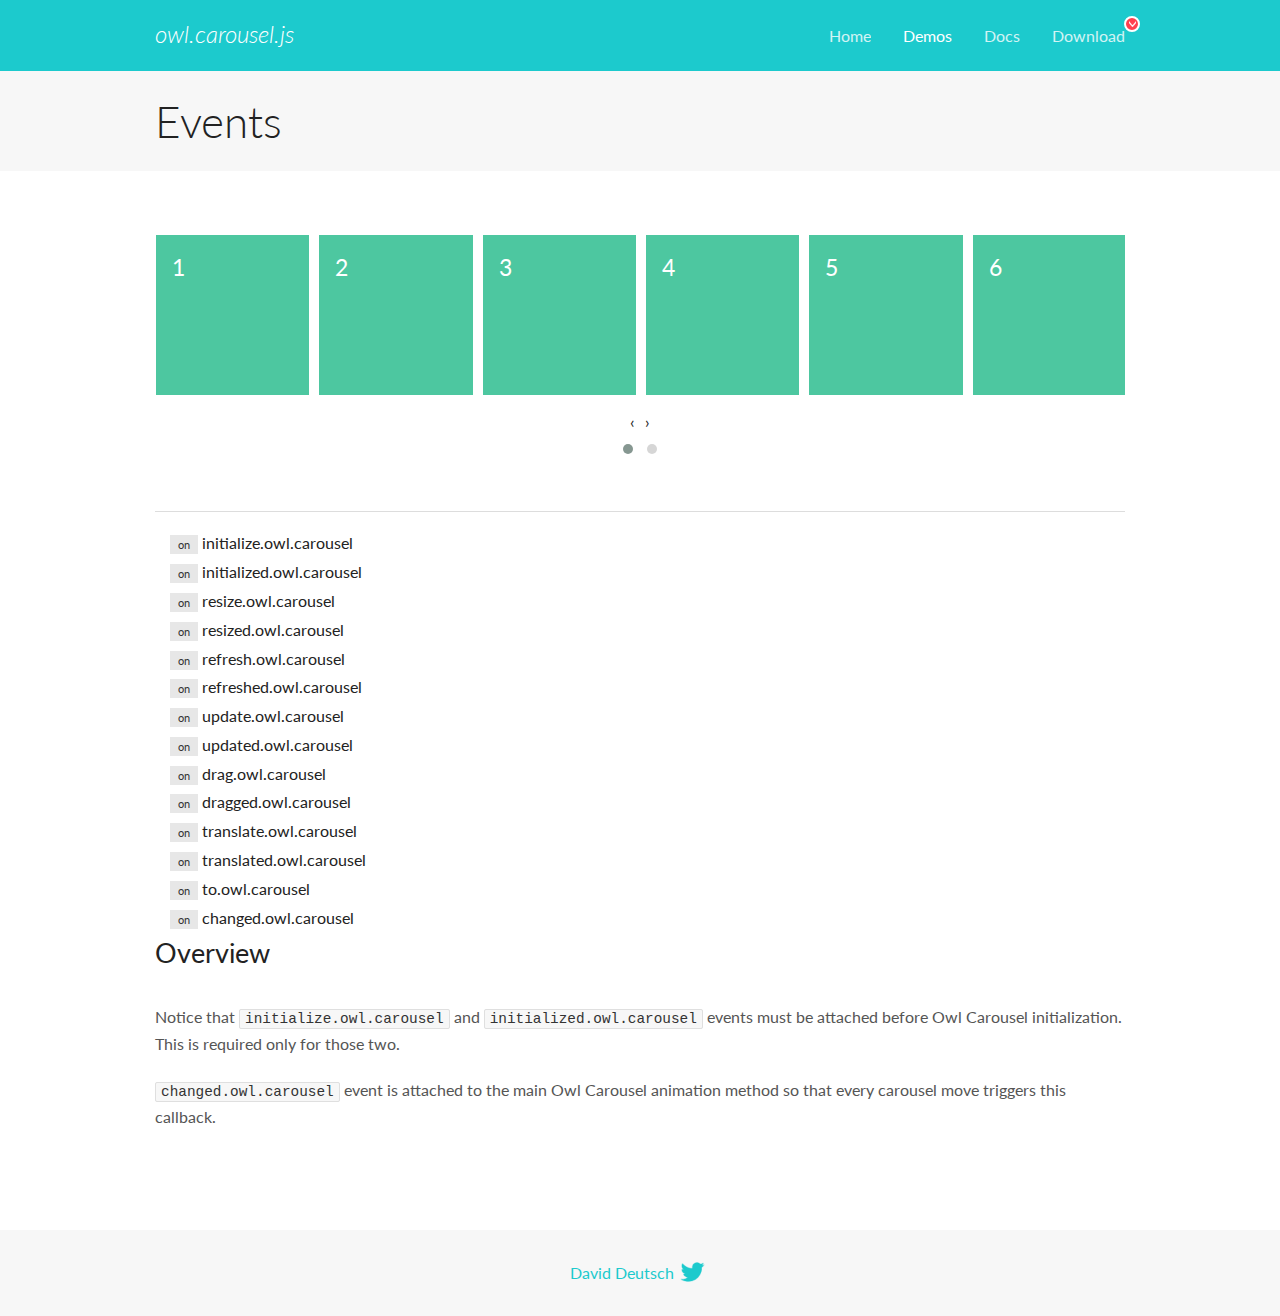
<file: vendor/owlCarousel/docs/demos/events.html>
<!DOCTYPE html>
<html lang="en">
  <head>

    <!-- head -->
    <meta charset="utf-8">
    <meta name="msapplication-tap-highlight" content="no" />
    <meta name="viewport" content="width=device-width, initial-scale=1.0" />
    <meta name="description" content="Events usage demo">
    <meta name="author" content="David Deutsch">
    <title>
      Events Demo | Owl Carousel | 2.3.4
    </title>

    <!-- Stylesheets -->
    <link href='https://fonts.googleapis.com/css?family=Lato:300,400,700,400italic,300italic' rel='stylesheet' type='text/css'>
    <link rel="stylesheet" href="../assets/css/docs.theme.min.css">

    <!-- Owl Stylesheets -->
    <link rel="stylesheet" href="../assets/owlcarousel/assets/owl.carousel.min.css">
    <link rel="stylesheet" href="../assets/owlcarousel/assets/owl.theme.default.min.css">

    <!-- HTML5 shim and Respond.js IE8 support of HTML5 elements and media queries -->

    <!--[if lt IE 9]>
      <script src="https://oss.maxcdn.com/libs/html5shiv/3.7.0/html5shiv.js"></script>
      <script src="https://oss.maxcdn.com/libs/respond.js/1.3.0/respond.min.js"></script>
    <![endif]-->

    <!-- Favicons -->
    <link rel="apple-touch-icon-precomposed" sizes="144x144" href="../assets/ico/apple-touch-icon-144-precomposed.png">
    <link rel="shortcut icon" href="../assets/ico/favicon.png">
    <link rel="shortcut icon" href="favicon.ico">

    <!-- Yeah i know js should not be in header. Its required for demos.-->

    <!-- javascript -->
    <script src="../assets/vendors/jquery.min.js"></script>
    <script src="../assets/owlcarousel/owl.carousel.js"></script>
  </head>
  <body>

    <!-- header -->
    <header class="header">
      <div class="row">
        <div class="large-12 columns">
          <div class="brand left">
            <h3>
              <a href="/OwlCarousel2/">owl.carousel.js</a> 
            </h3>
          </div>
          <a id="toggle-nav" class="right">
            <span></span> <span></span> <span></span> 
          </a> 
          <div class="nav-bar">
            <ul class="clearfix">
              <li> <a href="/OwlCarousel2/index.html">Home</a>  </li>
              <li class="active">
                <a href="/OwlCarousel2/demos/demos.html">Demos</a> 
              </li>
              <li> <a href="/OwlCarousel2/docs/started-welcome.html">Docs</a>  </li>
              <li>
                <a href="https://github.com/OwlCarousel2/OwlCarousel2/archive/2.3.4.zip">Download</a> 
                <span class="download"></span> 
              </li>
            </ul>
          </div>
        </div>
      </div>
    </header>

    <!-- title -->
    <section class="title">
      <div class="row">
        <div class="large-12 columns">
          <h1>Events</h1>
        </div>
      </div>
    </section>

    <!--  Demos -->
    <section id="demos">
      <div class="row">
        <div class="large-12 columns">
          <div class="owl-carousel owl-theme">
            <div class="item">
              <h4>1</h4>
            </div>
            <div class="item">
              <h4>2</h4>
            </div>
            <div class="item">
              <h4>3</h4>
            </div>
            <div class="item">
              <h4>4</h4>
            </div>
            <div class="item">
              <h4>5</h4>
            </div>
            <div class="item">
              <h4>6</h4>
            </div>
            <div class="item">
              <h4>7</h4>
            </div>
            <div class="item">
              <h4>8</h4>
            </div>
            <div class="item">
              <h4>9</h4>
            </div>
            <div class="item">
              <h4>10</h4>
            </div>
            <div class="item">
              <h4>11</h4>
            </div>
            <div class="item">
              <h4>12</h4>
            </div>
          </div>
          <hr>
          <div class="large-12 columns callbacks">
            <div><span class="label secondary initialize">on</span>  initialize.owl.carousel </div>
            <div><span class="label secondary initialized">on</span>  initialized.owl.carousel </div>
            <div><span class="label secondary resize">on</span>  resize.owl.carousel </div>
            <div><span class="label secondary resized">on</span>  resized.owl.carousel </div>
            <div><span class="label secondary refresh">on</span>  refresh.owl.carousel </div>
            <div><span class="label secondary refreshed">on</span>  refreshed.owl.carousel </div>
            <div><span class="label secondary update">on</span>  update.owl.carousel </div>
            <div><span class="label secondary updated">on</span>  updated.owl.carousel </div>
            <div><span class="label secondary drag">on</span>  drag.owl.carousel </div>
            <div><span class="label secondary dragged">on</span>  dragged.owl.carousel </div>
            <div><span class="label secondary translate">on</span>  translate.owl.carousel </div>
            <div><span class="label secondary translated">on</span>  translated.owl.carousel </div>
            <div><span class="label secondary to">on</span>  to.owl.carousel </div>
            <div><span class="label secondary changed">on</span>  changed.owl.carousel </div>
          </div>
          <h3 id="overview">Overview</h3>
          <p>Notice that <code>initialize.owl.carousel</code> and <code>initialized.owl.carousel</code> events must be attached before Owl Carousel initialization. This is required only for those two.</p>
          <p><code>changed.owl.carousel</code> event is attached to the main Owl Carousel animation method so that every carousel move triggers this callback.</p>
          <script>
            jQuery(document).ready(function($) {
              var owl = $('.owl-carousel');
              owl.on('initialize.owl.carousel initialized.owl.carousel ' +
                'initialize.owl.carousel initialize.owl.carousel ' +
                'resize.owl.carousel resized.owl.carousel ' +
                'refresh.owl.carousel refreshed.owl.carousel ' +
                'update.owl.carousel updated.owl.carousel ' +
                'drag.owl.carousel dragged.owl.carousel ' +
                'translate.owl.carousel translated.owl.carousel ' +
                'to.owl.carousel changed.owl.carousel',
                function(e) {
                  $('.' + e.type)
                    .removeClass('secondary')
                    .addClass('success');
                  window.setTimeout(function() {
                    $('.' + e.type)
                      .removeClass('success')
                      .addClass('secondary');
                  }, 500);
                });
              owl.owlCarousel({
                loop: true,
                nav: true,
                lazyLoad: true,
                margin: 10,
                video: true,
                responsive: {
                  0: {
                    items: 1
                  },
                  600: {
                    items: 3
                  },
                  960: {
                    items: 5,
                  },
                  1200: {
                    items: 6
                  }
                }
              });
            });
          </script>
        </div>
      </div>
    </section>

    <!-- footer -->
    <footer class="footer">
      <div class="row">
        <div class="large-12 columns">
          <h5>
            <a href="/OwlCarousel2/docs/support-contact.html">David Deutsch</a> 
            <a id="custom-tweet-button" href="https://twitter.com/share?url=https://github.com/OwlCarousel2/OwlCarousel2&text=Owl Carousel - This is so awesome! " target="_blank"></a> 
          </h5>
        </div>
      </div>
    </footer>

    <!-- vendors -->
    <script src="../assets/vendors/highlight.js"></script>
    <script src="../assets/js/app.js"></script>
  </body>
</html>
</file>
<file: vendor/Hover-master/css/demo-page.css>
/*
 * Hover.css - Demo Page
 * Author: Ian Lunn @IanLunn
 * Author URL: http://ianlunn.co.uk/
 * Github: https://github.com/IanLunn/Hover
 * Hover.css Copyright Ian Lunn 2017.
 */

/**
 * The following are default styles for the demo page,
 * you don't need to include these on your own site.
 */

@import url(http://fonts.googleapis.com/css?family=Roboto);

body {
  margin: 0;
  padding: 40px 0 0 0;
  font-family: sans-serif;
  color: #333;
  line-height: 140%;
}

hr {
  margin-top: 2em;
  background-color: #ddd;
  border: none;
  height: 1px;
}


nav ul {
  margin: 0;
  padding: 0;
  text-align: center;
  font-size: .875em;
  font-weight: 700;
}
nav li {
  list-style: none;
  display: block;
  margin-left: 1em;
  margin-right: 1em;
}
@media only screen and (min-width: 768px) {
  nav li {
    display: inline-block;
  }
}

.sep {
  color: #ddd;
  margin: 0 4px;
}

#carbonads {
  --width: 180px;
  --font-size: 14px;
}

#carbonads {
  font-family: -apple-system, BlinkMacSystemFont, "Segoe UI", Roboto, Oxygen-Sans, Ubuntu, Cantarell, "Helvetica Neue", Helvetica, Arial, sans-serif;
  display: block;
  overflow: hidden;
  margin: 0 auto;
  margin-bottom: 20px;
  max-width: var(--width);
  border-radius: 4px;
  text-align: center;
  box-shadow: 0 0 0 1px hsla(0, 0%, 0%, .1);
  background-color: hsl(0, 0%, 98%);
  font-size: var(--font-size);
  line-height: 1.5;
}

#carbonads a {
  color: inherit;
  text-decoration: none;
}

#carbonads a:hover {
  color: inherit;
}

#carbonads span {
  position: relative;
  display: block;
  overflow: hidden;
}

.carbon-img {
  display: block;
  margin-bottom: 8px;
  max-width: var(--width);
  line-height: 1;
}

.carbon-img img {
  display: block;
  margin: 0 auto;
  max-width: var(--width) !important;
  width: var(--width);
  height: auto;
}

.carbon-text {
  display: block;
  padding: 0 1em 8px;
}

.carbon-poweredby {
  display: block;
  padding: 10px var(--font-size);
  background: repeating-linear-gradient(-45deg, transparent, transparent 5px, hsla(0, 0%, 0%, .025) 5px, hsla(0, 0%, 0%, .025) 10px) hsla(203, 11%, 95%, .4);
  text-transform: uppercase;
  letter-spacing: .5px;
  font-weight: 600;
  font-size: 9px;
  line-height: 0;
}

@media only screen and (min-width: 320px) and (max-width: 759px) {
  #carbonads {
    float: none;
    margin: 0 auto;
    max-width: 330px;
  }
  #carbonads span {
    position: relative;
  }
  #carbonads > span {
    max-width: none;
  }
  .carbon-img {
    float: left;
    margin: 0;
  }

  .carbon-img img {
    max-width: 130px !important;
  }
  .carbon-text {
    float: left;
    margin-bottom: 0;
    padding: 8px 20px;
    text-align: left;
    max-width: calc(100% - 130px - 3em);
  }
  .carbon-poweredby {
    left: 130px;
    bottom: 0;
    display: block;
    width: 100%;
  }
}

.main {
  max-width: 800px;
  margin: 0 auto;
  padding: 0 20px;
}

.browsehappy {
    position: absolute;
    top: 0;
    right: 0;
    left: 0;
    padding: 1em;
    background: black;
    color: white;
    text-align: center;
}

img {
  border: none;
}

small {
    display: block;
}

p,
[class^="hvr-"] {
    font-family: 'Roboto', sans-serif;
}

[class^="hvr-"] {
  margin: .4em;
  padding: 1em;
  cursor: pointer;
  background: #e1e1e1;
  text-decoration: none;
  color: #666;
  /* Prevent highlight colour when element is tapped */
  -webkit-tap-highlight-color: rgba(0,0,0,0);

  /* Smooth fonts */
  -webkit-font-smoothing: antialiased;
	-moz-osx-font-smoothing: grayscale;
}

.aligncenter {
  text-align: center;
}

.sup {
    vertical-align: super;
    margin-left: -1em;
    padding: .21875em;
    line-height: 100%;
    font-size: .21875em;
    border: #eee solid 1px;
    border-radius: 4px;
    color: inherit;
}

.sup:hover {
    background: #eee;
}

a {
    color: #2098D1;
    text-decoration: none;
}

.footer a:hover,
.nav:hover {
    color: #207AD1;
}

.nav {
  display: inline-block;
  font-size: .8em;
}

.nav.hvr-icon-down,
.nav.hvr-icon-forward {
  padding-right: 1.2em;
}

.nav.hvr-icon-down::before,
.nav.hvr-icon-forward::before {
  right: 0;
}

.nav:hover,
.nav:focus,
.nav:active {
  text-decoration: none;
}

.intro {
  max-width: 680px;
  margin: 20px auto 0 auto;
}

.button.cta {
  display: inline-block;
  position: relative;
  margin: 1.2em 0 1em 0;
  padding: 1em;
  background: #2098D1;
  border: none;
  text-decoration: none;
  font-weight: 700;
  color: white;
}

.effects {
  margin-top: 6em;
}

h1 {
  text-align: center;
  font-size: 3em;
}

h2 {
  margin-top: 2em;
}

h3 {
  margin: 0;
}

.about {
  border-top: #333 solid 2px;
  border-bottom: #333 solid 2px;
}

.footer {
  overflow: hidden;
  width: auto;
  margin-top: 6em;
  font-size: .9em;
}

.footer a {
  text-decoration: none;
}

.credit {
  font-size: .8em;
  font-weight: normal;
}

.licenses {
  margin-top: 40px;
  margin-bottom: 60px;
}

.licenses:after {
  display: block;
  content: '';
  clear: both;
}

.license {
  display: block !important;
  margin-bottom: 20px;
  text-align: center;
  border: #2098D1 solid 1px;
}

.license:focus,
.license:hover {
  border-color: #207AD1;
}

.license:focus .button,
.license:hover .button {
  background-color: #207AD1;
  color: white;
}

.license__content {
  padding: 25px 10px;
}

.license__title {
  margin: 0;
  font-size: 28px;
  line-height: 1.4;
}

.license__title div {
  font-size: 16px;
  font-weight: 400;
}

.license__desc {
  margin-top: 30px;
  margin-bottom: 0;
  font-size: 22px;
  font-weight: 700;
}

.license__button.cta {
  display: block;
  margin: 0;
  font-size: 22px;
}

@media only screen and (min-width: 568px) {
  .license {
    width: 48%;
    float: left;
  }

  .license:nth-child(2) {
    float: right;
  }

  .license__content {
    padding: 40px 10px;
  }
}

.download {
  margin-top: 2.6em;
}

.social-button {
  display: inline-block;
  vertical-align: middle;
}

.twitter-follow-button {
    display: block;
    margin: 0 auto;
}

.follow {
    margin-bottom: 20px;
    line-height: 200%;
}

.made-by {
  display: block;
  margin-top: 3em;
  padding-top: 3em;
  padding-bottom: 1em;
  font-family: $fontFeature;
  font-size: 1.125em;
  text-align: center;
  line-height: 1.6;
  background: #181818;
  color: #777;
}

.made-by svg {
  display: block;
}

.made-by ul,
.made-by p {
  margin: 0;
  padding: 0;
}

.made-by ul {
  margin-bottom: .25em;
}

.made-by li {
  display: inline-block;
  vertical-align: middle;
  line-height: 1;
}

.made-by p {
  margin-top: .4em;
  font-size: .875em;
}

.made-by a {
  display: inline-block;
  padding: 0 .125em;
  color: #B1B1B1;
  transition-duration: .2s;
  transition-property: color;
}

.made-by a:focus,
.made-by a:hover {
  color: white;
}

.made-by i {
  font-size: 26px;
  height: 30px;
}

.made-by .follow {
  margin-top: 2em;
}

.made-by .follow iframe {
  display: block;
  margin-left: auto;
  margin-right: auto;
  margin-bottom: .5em;
}

.made-by small {
  display: block;
  margin-top: 3em;
  font-size: .625em;
}

@-webkit-keyframes circle {
  50% {
    -webkit-transform: scale(1.26923077);
    transform: scale(1.26923077);
  }
}

@keyframes circle {
  50% {
    transform: scale(1.26923077);
  }
}

@-webkit-keyframes initials {
  50% {
    -webkit-transform: translateY(-8px) translateZ(0);
    transform: translateY(-8px) translateZ(0);
  }
}

@keyframes initials {
  50% {
    transform: translateY(-8px) translateZ(0);
  }
}

.ild-ident {
  display: block;
}

.ild-ident svg {
  display: block;
  overflow: visible;
  transform: scale(1) translateZ(0);
}

.ild-ident .circle-holder {
  transform: translate(-7px, -7px);
}

.ild-ident .circle {
  transform: translate(7px, 7px);
}

.ild-ident .active .i {
  animation: initials .4s ease-in-out;
}

.ild-ident .active .l {
  animation: initials .4s .2s ease-in-out;
}

.ild-ident .active .circle {
  animation: circle .5s .1s ease-in-out;
}

#forkongithub {
    display: none;
}

#forkongithub a {
  background: #000;
  color: #fff;
  text-decoration: none;
  font-family: arial, sans-serif;
  text-align: center;
  font-weight: bold;
  padding: 5px 40px;
  font-size: 1rem;
  line-height: 2rem;
  position: relative;
  -webkit-transition: 0.5s;
  transition: 0.5s;
}

#forkongithub a:hover,
#forkongithub a:focus,
#forkongithub a:active {
  background: #2098D1;
  color: #fff;
}

#forkongithub a::before,
#forkongithub a::after {
  content: "";
  width: 100%;
  display: block;
  position: absolute;
  top: 1px;
  left: 0;
  height: 1px;
  background: #fff;
}

#forkongithub a::after {
  bottom: 1px;
  top: auto;
}

.ad {
  margin-top: 3.5em;
  padding: 3em 1.5em;
  background: #f8f8f8;
  text-align: center;
}

.ad h2 {
  margin: 0;
  margin-bottom: 2em;
  line-height: 1.4;
  font-size: 1.2em;
}

.ad a {
  display: inline-block;
  margin: 0 auto 2em auto;
}

.ad__preview {
  font-size: 0;
}

.ad__preview a {
  display: block;
  width: 75%;
}

.ad__preview img {
  width: 100%;
}

@media only screen and (min-width: 360px) {
  h1 {
    font-size: 4em;
  }
}

@media screen and (min-width: 640px) {
  #forkongithub {
    position: absolute;
    display: block;
    top: 0;
    right: 0;
    width: 200px;
    overflow: hidden;
    height: 200px;
  }

  #forkongithub a {
    width: 200px;
    position: absolute;
    top: 60px;
    right: -60px;
    -webkit-transform: rotate(45deg);
    -ms-transform: rotate(45deg);
    transform: rotate(45deg);
    box-shadow: 4px 4px 10px rgba(0,0,0,0.8);
  }

  .ad__preview a {
    display: inline-block;
    width: 32%;
  }

  .ad__preview .second {
    margin: 0 2%;
  }
}
</file>
